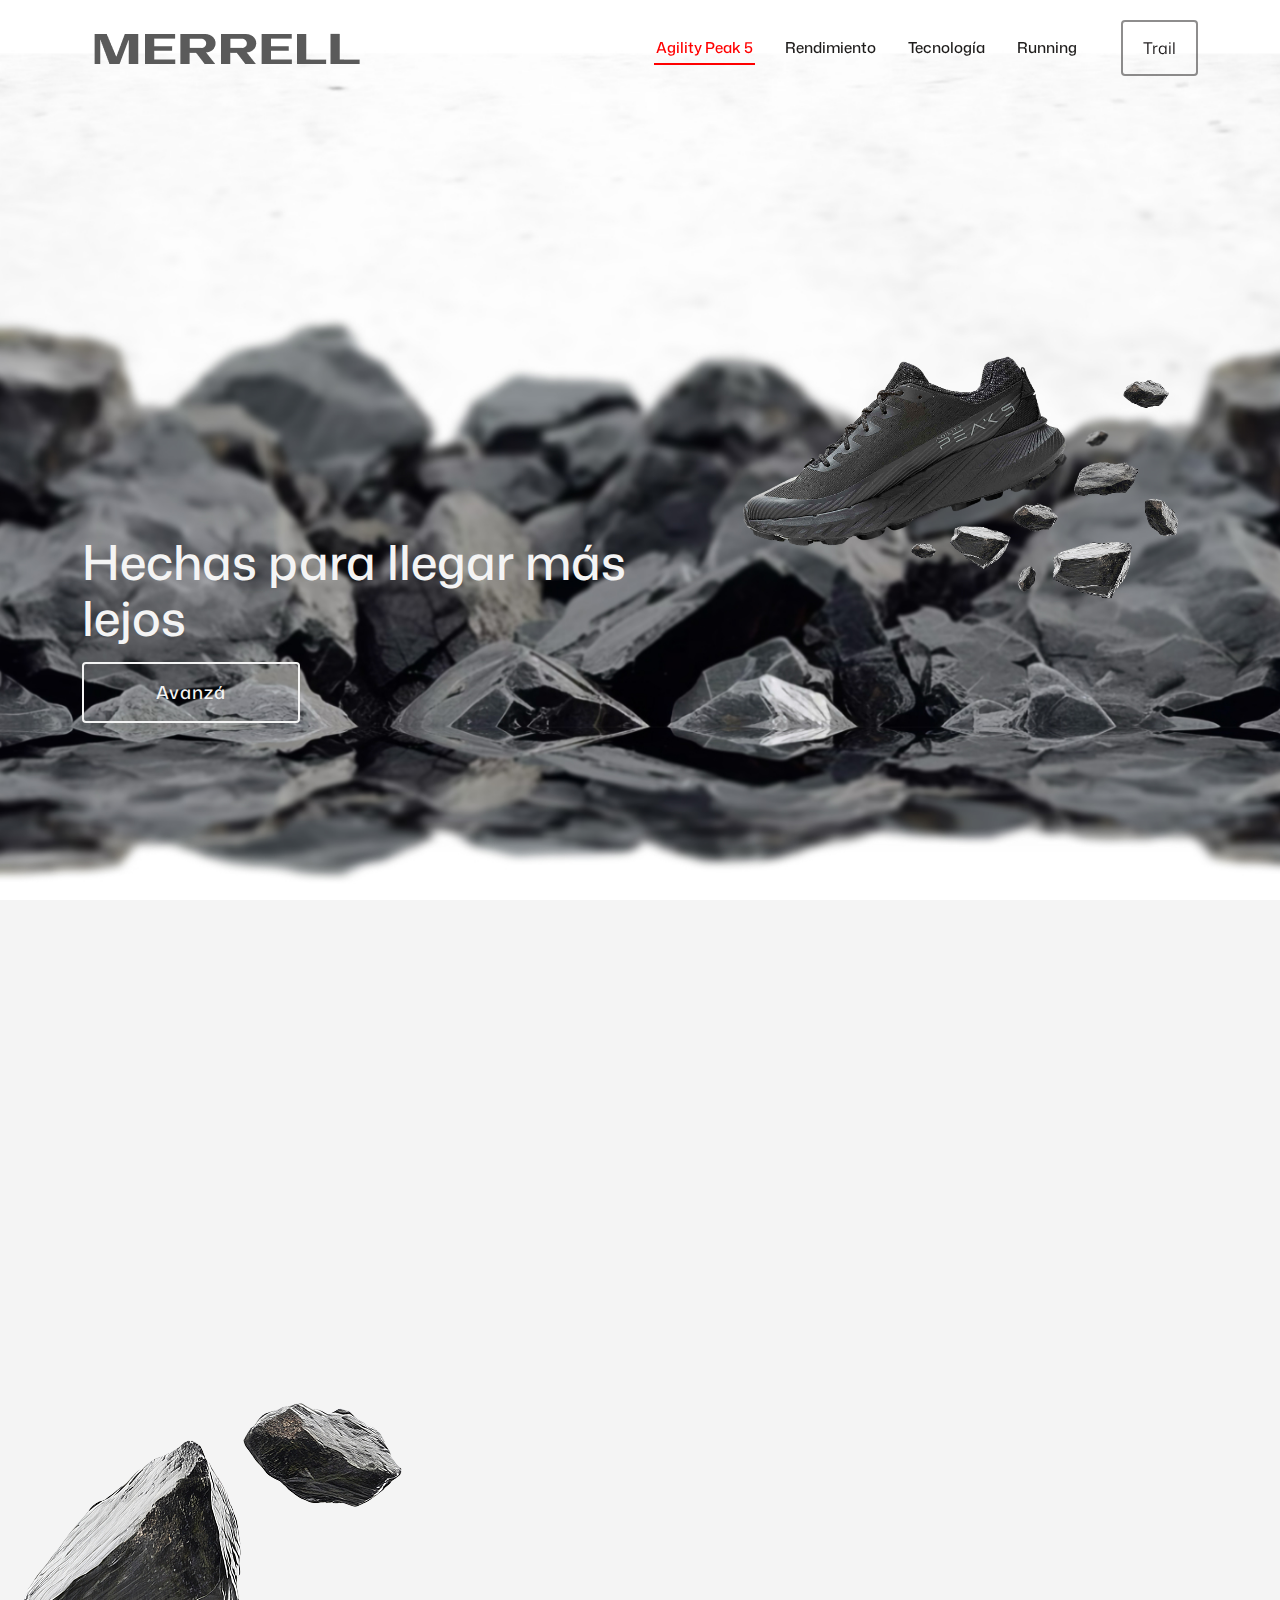
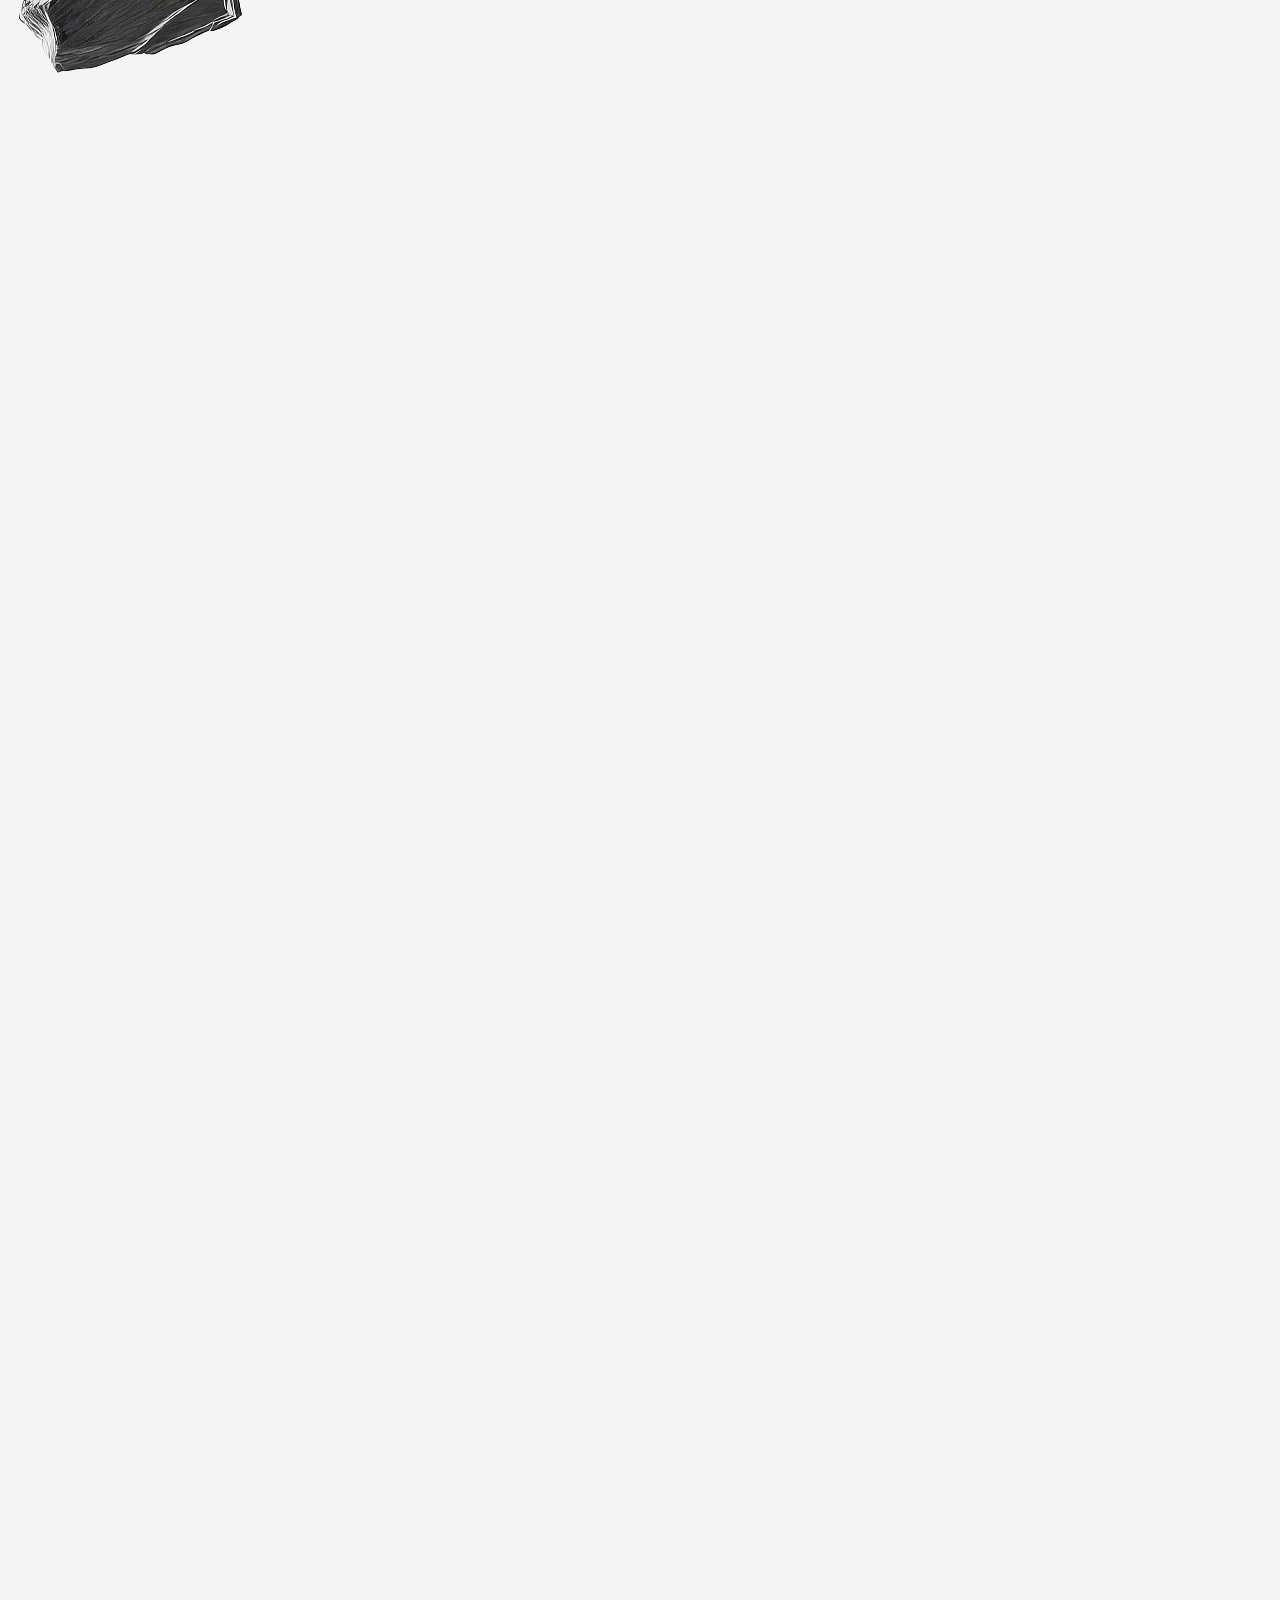
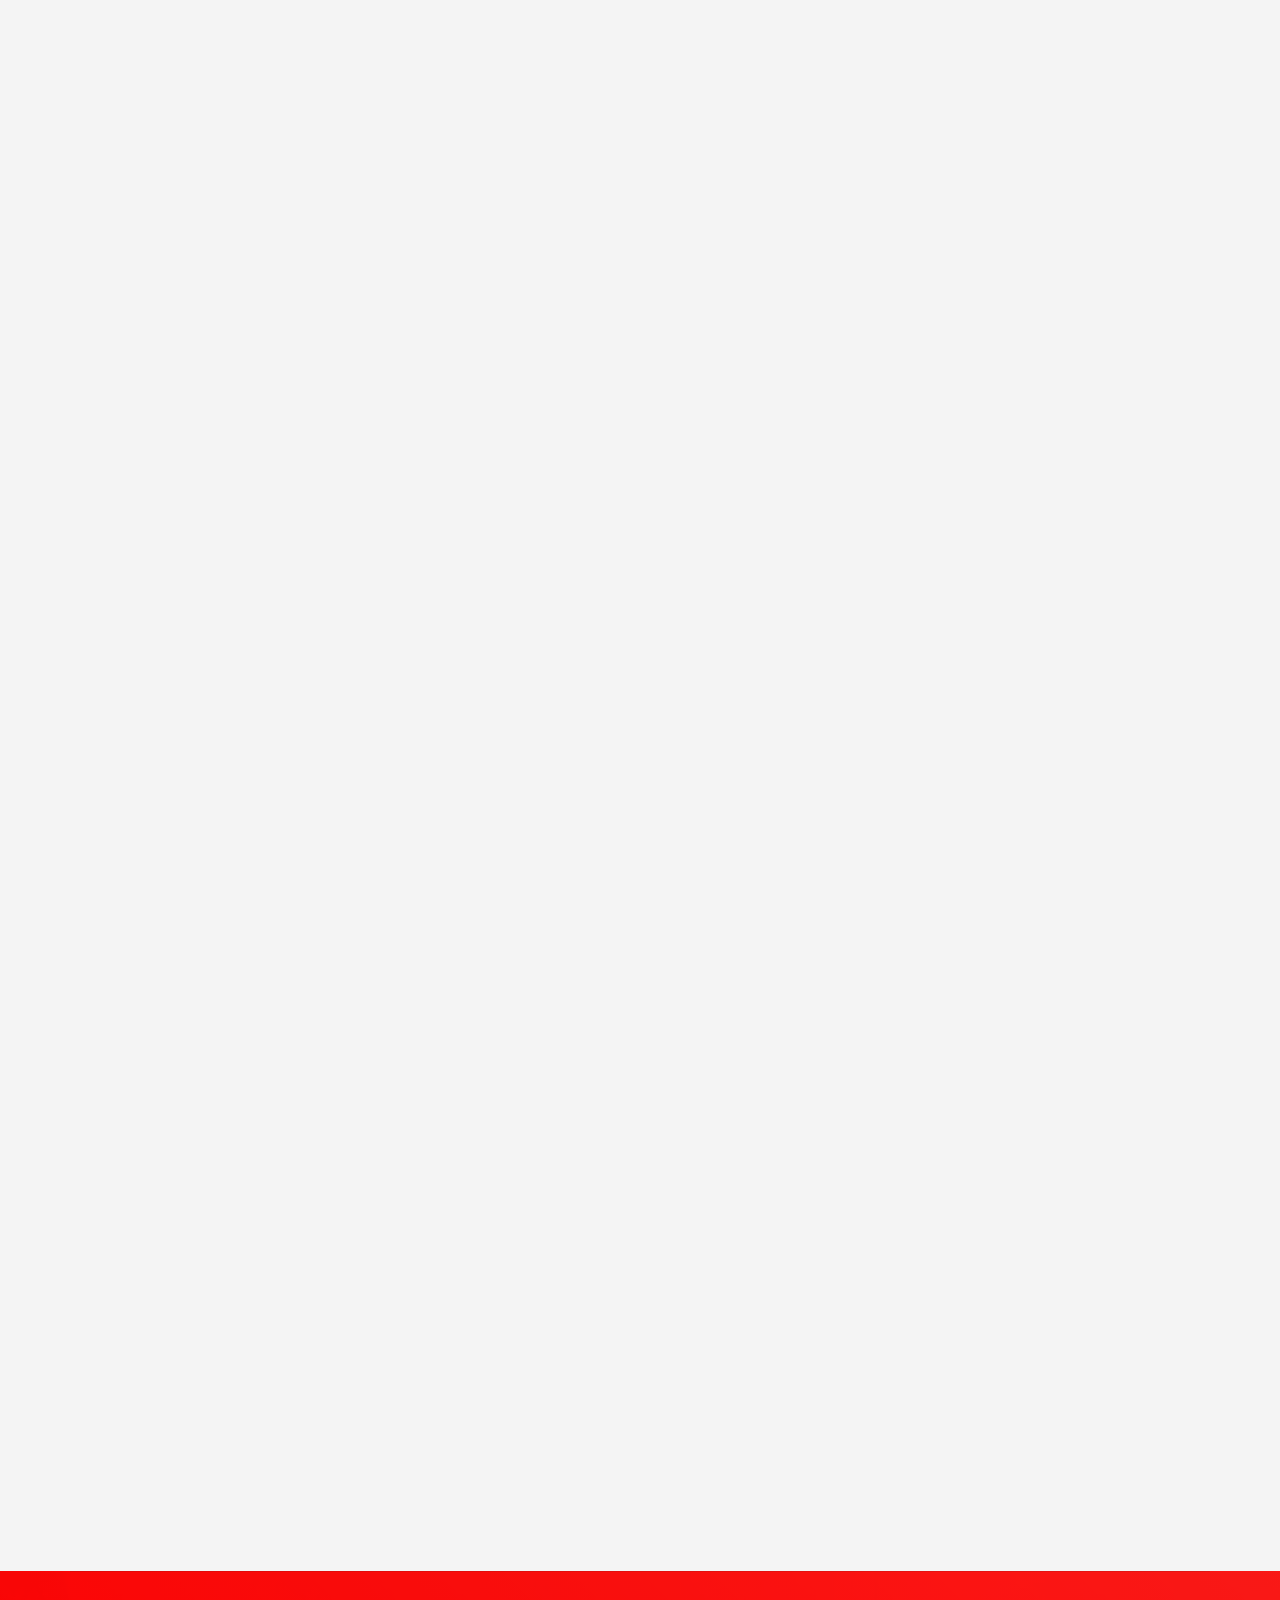
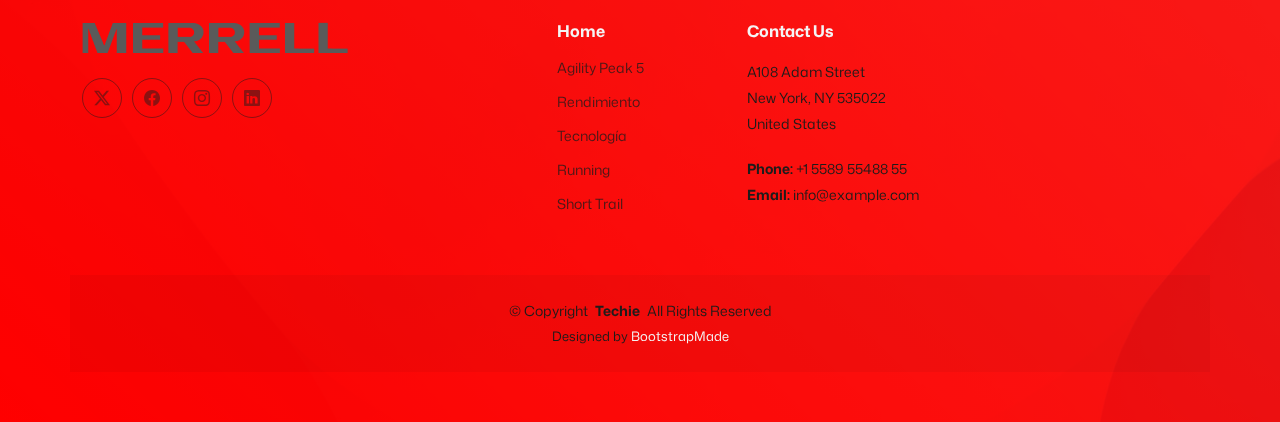
<file: index.html>
<!DOCTYPE html>
<html lang="en">

<head>
  <meta charset="utf-8">
  <meta content="width=device-width, initial-scale=1.0" name="viewport">
  <title>Index - Techie Bootstrap Template</title>
  <meta name="description" content="">
  <meta name="keywords" content="">

  <!-- Favicons -->
  <link href="assets/img/favic.png" rel="icon">
  <link href="assets/img/apple-touch-icon.png" rel="apple-touch-icon">

  <!-- Fonts -->
  <link href="https://fonts.googleapis.com" rel="preconnect">
  <link href="https://fonts.gstatic.com" rel="preconnect" crossorigin>
  <link href="https://fonts.googleapis.com/css2?family=Roboto:ital,wght@0,100;0,300;0,400;0,500;0,700;0,900;1,100;1,300;1,400;1,500;1,700;1,900&family=Raleway:ital,wght@0,100;0,200;0,300;0,400;0,500;0,600;0,700;0,800;0,900;1,100;1,200;1,300;1,400;1,500;1,600;1,700;1,800;1,900&display=swap" rel="stylesheet">
<link rel="preconnect" href="https://fonts.googleapis.com">
<link rel="preconnect" href="https://fonts.gstatic.com" crossorigin>
<link href="https://fonts.googleapis.com/css2?family=Alfa+Slab+One&family=Anton&family=Cantarell:ital,wght@0,400;0,700;1,400;1,700&family=Chivo:ital,wght@0,100..900;1,100..900&family=IBM+Plex+Serif:ital,wght@0,100;0,200;0,300;0,400;0,500;0,600;0,700;1,100;1,200;1,300;1,400;1,500;1,600;1,700&family=JetBrains+Mono:ital,wght@0,100..800;1,100..800&family=Lekton:ital,wght@0,400;0,700;1,400&family=Limelight&family=Mona+Sans:ital,wght@0,200..900;1,200..900&family=Notable&family=Orbitron:wght@400..900&family=Space+Grotesk:wght@300..700&family=Yellowtail&display=swap" rel="stylesheet">
  
  <!-- Vendor CSS Files -->
  <link href="assets/vendor/bootstrap/css/bootstrap.min.css" rel="stylesheet">
  <link href="assets/vendor/bootstrap-icons/bootstrap-icons.css" rel="stylesheet">
  <link href="assets/vendor/aos/aos.css" rel="stylesheet">
  <link href="assets/vendor/glightbox/css/glightbox.min.css" rel="stylesheet">
  <link href="assets/vendor/swiper/swiper-bundle.min.css" rel="stylesheet">

  <!-- Main CSS File -->
  <link href="assets/css/main.css" rel="stylesheet">

  <!-- =======================================================
  * Template Name: Techie
  * Template URL: https://bootstrapmade.com/techie-free-skin-bootstrap-3/
  * Updated: Aug 07 2024 with Bootstrap v5.3.3
  * Author: BootstrapMade.com
  * License: https://bootstrapmade.com/license/
  ======================================================== -->
</head>

<body class="index-page">

  <header id="header" class="header d-flex align-items-center fixed-top">
    <div class="container-fluid container-xl position-relative d-flex align-items-center">

      <a href="index.html" class="logo d-flex align-items-center me-auto">
        <!-- Uncomment the line below if you also wish to use an image logo -->
      </a>
      
  <div class="container d-flex align-items-center justify-content-between">
    <a href="index.html" class="logo">
      <img src="assets/img/logo-header.png" alt="Logo" class="img-fluid">
    </a>
          <nav id="navmenu" class="navmenu">
        <ul>
          <li><a href="#hero" class="active">Agility Peak 5</a></li>
          <li><a href="#about">Rendimiento</a></li>
          <li><a href="#pricing">Tecnología</a></li>
          <li><a href="#features">Running</a></li>
         
        </ul>
        <i class="mobile-nav-toggle d-xl-none bi bi-list"></i>
      </nav>
    <!-- Acá iría el navbar o menú si lo tenés -->
  </div>

      <a class="btn-getstarted" href="#contact">Trail</a>

    </div>
  </header>

  <main class="main">

    <!-- Hero Section -->
    <section id="hero" class="hero section accent-background">
  <div class="container">
    <div class="row gy-4">
      <div class="col-lg-6 order-2 order-lg-1 d-flex flex-column justify-content-center align-items-start text-center text-lg-start pt-5">
        <h1>Hechas para llegar más lejos</h1>
        <a href="#about" class="btn-get-started mt-3">Avanzá</a>
      </div>
      <div class="col-lg-6 order-1 order-lg-2 hero-img">
        <img src="assets/img/hero-img.png" class="img-fluid animated" alt="">
      </div>
    </div>
  </div>

    </section><!-- /Hero Section -->

    <!-- About Section -->
    <section id="about" class="about section">

      <div class="container">

        <div class="row gy-4.justify-content-between">

          <div class="col-lg-6 order-1 order-lg-2" data-aos="fade-up" data-aos-delay="100">
            <img src="assets/img/Sendero%20suela.png" class="img-fluid" alt="" >
            
          </div>

          <div class="col-lg-6 order-2 order-lg-1 content" data-aos="fade-up" data-aos-delay="200">
            <h3>La zapatilla que
te sigue el ritmo</h3>
            <p class="fst-italic">
            Diseñado para senderos con muchos obstáculos y escombros grandes, adaptada para cambios frecuentes de velocidad, dirección y verticalidad de la alta montaña.
            </p>
            <ul>
              <li><i class="bi bi-check-circle"></i> <span>FloatPro™: rebote cómodo, sin peso de más</span></li>
              <li><i class="bi bi-check-circle"></i> <span>Tacos de 5 mm: más tracción, menos resbalones</span></li>
              <li><i class="bi bi-check-circle"></i> <span>Placa anti-rocas: protege sin bloquear el terreno</span></li>
            </ul>
           
          </div>

        </div>

      </div>

    </section><!-- /About Section -->
    

    
      <!-- Stats Section -->
    <section id="stats" class="stats section accent-background">

      <div class="container position-relative" data-aos="fade-up" data-aos-delay="100">

        <div class="row gy-4 justify-content-center">

          <div class="col-lg-3 col-md-6">
            <div class="stats-item text-center w-100 h-100">
              <span data-purecounter-start="0" data-purecounter-end="300" data-purecounter-duration="1" class="purecounter"></span>
              <p>Peso</p>
            </div>
          </div><!-- End Stats Item -->


          <div class="col-lg-3 col-md-6">
            <div class="stats-item text-center w-100 h-100">
              <span data-purecounter-start="0" data-purecounter-end="50" data-purecounter-duration="1" class="purecounter"></span>
              <p>Reciclada</p>
            </div>
          </div><!-- End Stats Item -->

          <div class="col-lg-3 col-md-6">
            <div class="stats-item text-center w-100 h-100">
              <span data-purecounter-start="0" data-purecounter-end="31" data-purecounter-duration="1" class="purecounter"></span>
              <p>Altura</p>
            </div>
          </div><!-- End Stats Item -->

        </div>

      </div>

    </section><!-- /Stats Section -->
    

      
        <!-- Portfolio Section -->
    <section id="portfolio" class="portfolio section">

      <!-- Section Title -->
      <div class="container section-title" data-aos="fade-up">
        
       
      </div><!-- End Section Title -->

      <div class="container">

        <div class="isotope-layout" data-default-filter="*" data-layout="masonry" data-sort="original-order">

          <div class="row gy-4 isotope-container" data-aos="fade-up" data-aos-delay="200">

           <div class="col-lg-4 col-md-6 portfolio-item isotope-item filter-product">
  <div class="portfolio-content h-100">
    <video autoplay muted loop playsinline class="w-100">
      <source src="assets/img/portfolio/Video%20uso%203.webm" type="video/mp4">
      
    </video>
    <div class="portfolio-info">
      <h2><a href="portfolio-details.html" title="More Details">Protección</a></h2>
    </div>
  </div>

            </div><!-- End Portfolio Item -->

           <div class="col-lg-4 col-md-6 portfolio-item isotope-item filter-product">
  <div class="portfolio-content h-100">
    <video autoplay muted loop playsinline class="w-100">
      <source src="assets/img/portfolio/1%20video%20uso.webm" type="video/mp4">
      
    </video>
    <div class="portfolio-info">
      <h2><a href="portfolio-details.html" title="More Details">Tracción</a></h2>
    </div>
  </div>

            </div><!-- End Portfolio Item -->
            
                       <div class="col-lg-4 col-md-6 portfolio-item isotope-item filter-product">
  <div class="portfolio-content h-100">
    <video autoplay muted loop playsinline class="w-100">
      <source src="assets/img/portfolio/2%20video%20uso.webm" type="video/mp4">
      
    </video>
    <div class="portfolio-info">
      <h2><a href="portfolio-details.html" title="More Details">Sostenibilidad</a></h2>
    </div>
  </div>

            </div><!-- End Portfolio Item -->      

          </div><!-- End Portfolio Container -->

        </div>

      </div>

    </section><!-- /Portfolio Section -->

  
    <!-- Pricing Section -->
    <section id="pricing" class="pricing section">

      <!-- Section Title -->
      <div class="container section-title" data-aos="fade-up">
        <h2>Tecnología</h2>
        <p>Detalle de materiales, capas y sistema de amortiguación.</p>
      </div><!-- End Section Title -->

      <div class="container">

        <div class="row gy-4">

          <div class="col-lg-4" data-aos="zoom-in" data-aos-delay="100">
            <div class="pricing-item">
              <h3>Caracteristicas</h3>
            
              <ul>
                <li><i class="bi bi-check-circle"></i> <span>1 Malla traspirable</span></li>
                <li><span>El cuello y la lengüeta de malla/SBR proporcionan baja absorción de agua y mejores propiedades de elasticidad.</span></li>
               
                     <li><i class="bi bi-check-circle"></i> <span>3 Entresuela FloatPro™</span></li>
                <li><span>Entresuela flexible bielástica con tecnología FLEXconnect™ para un mejor contacto con el suelo.</span></li>
                
              </ul>
              
            </div>
          </div><!-- End Pricing Item -->

          <div class="col-lg-4" data-aos="zoom-in" data-aos-delay="200">
            <div class="pricing-item featured">
              <img src="assets/img/Dibujo%20tecnico%20comp.5.png" class="img-ajustada" alt="">
              
             
              <a href="#" class="buy-btn">Comparar modelos</a>
            </div>
          </div><!-- End Pricing Item -->

          <div class="col-lg-4" data-aos="zoom-in" data-aos-delay="300">
            <div class="pricing-item">
            
              <ul>
                <li><i class="bi bi-check-circle"></i> <span>2 Plantilla</span></li>
                <li><span>Plantilla de espuma EVA 50% recubierta, 100% reciclada de malla. </span></li>
              
                <li><i class="bi bi-check-circle"></i> <span>4 Suela Vibram®
MegaGrip®</span></li>
                <li><span>Preparada para el alto rendimiento proporcionando un excelente agarre en superficies secas y mojadas.</span></li>
                
              </ul>
              
            </div>
          </div><!-- End Pricing Item -->

        </div>

      </div>

    </section><!-- /Pricing Section -->
    
    
    <!-- Features Section -->
    <section id="features" class="features section">

      <!-- Section Title -->
      <div class="container section-title" data-aos="fade-up">
      
      </div><!-- End Section Title -->

      <div class="container">

        <div class="row gy-4 justify-content-between">
          <div class="features-image col-lg-5 order-lg-2 d-flex align-items-center" data-aos="fade-up" data-aos-delay="100"><img src="assets/img/rocas.png" class="img-fluid" alt=""></div>
          <div class="col-lg-6 d-flex flex-column justify-content-center">

            <div class="features-item d-flex" data-aos="fade-up" data-aos-delay="200">
              
              <div>
                <h2>Adentrate en la aventura del trail</h2>
                <p>Entre montañas, río, senderos y árboles. Las Agility Peak 5 te acompañan cada día en una nueva aventura y se bancan cada kilómetro.</p>
              </div>
            </div><!-- End Features Item-->

          </div>
        </div>

      </div>

    </section><!-- /Features Section -->


    <!-- Contact Section -->
    <section id="contact" class="contact section">

      <!-- Section Title -->
      <div class="container section-title" data-aos="fade-up">

      </div><!-- End Section Title -->

      <div class="container" data-aos="fade-up" data-aos-delay="100">

        <div class="row gy-4">

          <div class="col-lg-6">

            <div class="row gy-4">
                          <img src="assets/img/Trail.png"  class="img-trail-ajustada" alt=""> 
            


            </div>

          </div>

          <div class="col-lg-6">
            <h2>¿Listo para alcanzar la cumbre del Champaquí?</h2>
            <p>Merrell te acompaña en la aventura, bancándose cada kilómetro del Champa Ultra Race. 
Desafiá tus límites y sentí la fuerza
en el short trail. </p>
            <div> </div>
            <div> </div>
            <form action="forms/contact.php" method="post" class="php-email-form" data-aos="fade-up" data-aos-delay="100">
              <div class="row gy-4">

                <div class="col-md-6">
                  <input type="text" name="nombre" class="form-control" placeholder="Tu nombre" required="">
                </div>

                <div class="col-md-6 ">
                  <input type="email" class="form-control" name="email" placeholder="Tu mail" required="">
                </div>

               

                <div class="col-12 text-center">
                  <div class="loading">Cargando</div>
                  <div class="error-message"></div>
                  <div class="sent-message">Te anotaste correctamente!</div>

                  <button type="submit">Inscribite</button>
                </div>

              </div>
            </form>
          </div><!-- End Contact Form -->

        </div>

      </div>

    </section><!-- /Contact Section -->
    
        <!-- Faq Section -->
    <section id="faq" class="faq section">

      <!-- Section Title -->
      <div class="container section-title" data-aos="fade-up">
        <h2>Preguntas frecuentes</h2>
      </div><!-- End Section Title -->

      <div class="container">

        <div class="row justify-content-center">

          <div class="col-lg-10" data-aos="fade-up" data-aos-delay="100">

            <div class="faq-container">

              <div class="faq-item faq-active">
                <h3>¿Cuál es la diferencia con otros modelos Merrell?</h3>
                <div class="faq-content">
                  <p>El Agility Peak 5 equilibra amortiguación alta con estabilidad. Es más técnica que la Moab, y más enfocada en trail de desnivel que la Nova.</p>
                </div>
                <i class="faq-toggle bi bi-chevron-right"></i>
              </div><!-- End Faq item-->

              <div class="faq-item">
                <h3>¿Cuál es la diferencia entre la Agility Peak 5 normal y la versión Gore-Tex?</h3>
                <div class="faq-content">
                  <p>Dolor sit amet consectetur adipiscing elit pellentesque habitant morbi. Id interdum velit laoreet id donec ultrices. Fringilla phasellus faucibus scelerisque eleifend donec pretium. Est pellentesque elit ullamcorper dignissim. Mauris ultrices eros in cursus turpis massa tincidunt dui.</p>
                </div>
                <i class="faq-toggle bi bi-chevron-right"></i>
              </div><!-- End Faq item-->

              <div class="faq-item">
                <h3>¿Son recomendables para corredores pesados?</h3>
                <div class="faq-content">
                  <p>Eleifend mi in nulla posuere sollicitudin aliquam ultrices sagittis orci. Faucibus pulvinar elementum integer enim. Sem nulla pharetra diam sit amet nisl suscipit. Rutrum tellus pellentesque eu tincidunt. Lectus urna duis convallis convallis tellus. Urna molestie at elementum eu facilisis sed odio morbi quis</p>
                </div>
                <i class="faq-toggle bi bi-chevron-right"></i>
              </div><!-- End Faq item-->

              <div class="faq-item">
                <h3>¿Cómo las limpio después de un trail con barro?</h3>
                <div class="faq-content">
                  <p>Dolor sit amet consectetur adipiscing elit pellentesque habitant morbi. Id interdum velit laoreet id donec ultrices. Fringilla phasellus faucibus scelerisque eleifend donec pretium. Est pellentesque elit ullamcorper dignissim. Mauris ultrices eros in cursus turpis massa tincidunt dui.</p>
                </div>
                <i class="faq-toggle bi bi-chevron-right"></i>
              </div><!-- End Faq item-->

              <div class="faq-item">
                <h3> ¿Cómo elijo mi talla correcta?</h3>
                <div class="faq-content">
                  <p>Molestie a iaculis at erat pellentesque adipiscing commodo. Dignissim suspendisse in est ante in. Nunc vel risus commodo viverra maecenas accumsan. Sit amet nisl suscipit adipiscing bibendum est. Purus gravida quis blandit turpis cursus in</p>
                </div>
                <i class="faq-toggle bi bi-chevron-right"></i>
              </div><!-- End Faq item-->

              <div class="faq-item">
                <h3>¿Tienen garantía?</h3>
                <div class="faq-content">
                  <p>Enim ea facilis quaerat voluptas quidem et dolorem. Quis et consequatur non sed in suscipit sequi. Distinctio ipsam dolore et.</p>
                </div>
                <i class="faq-toggle bi bi-chevron-right"></i>
              </div><!-- End Faq item-->

            </div>

          </div><!-- End Faq Column-->

        </div>

      </div>

    </section><!-- /Faq Section -->



  </main>

  <footer id="footer" class="footer accent-background">

    <div class="container footer-top">
      <div class="row gy-4">
        <div class="col-lg-5 col-md-12 footer-about">
          <a href="index.html" class="logo d-flex align-items-center">
            <img src="assets/img/logo-header.png" </img> 
          </a>
          <div class="social-links d-flex mt-4">
            <a href=""><i class="bi bi-twitter-x"></i></a>
            <a href=""><i class="bi bi-facebook"></i></a>
            <a href=""><i class="bi bi-instagram"></i></a>
            <a href=""><i class="bi bi-linkedin"></i></a>
          </div>
        </div>

        <div class="col-lg-2 col-6 footer-links">
        <h4>Home</h4>
          <ul>
            <li><a href="#hero">Agility Peak 5</a></li>
            <li><a href="#about">Rendimiento</a></li>
            <li><a href="#pricing">Tecnología</a></li>
            <li><a href="#features">Running</a></li>
            <li><a href="#contact">Short Trail</a></li>
          </ul>
        </div>



        <div class="col-lg-3 col-md-12 footer-contact text-center text-md-start">
          <h4>Contact Us</h4>
          <p>A108 Adam Street</p>
          <p>New York, NY 535022</p>
          <p>United States</p>
          <p class="mt-4"><strong>Phone:</strong> <span>+1 5589 55488 55</span></p>
          <p><strong>Email:</strong> <span>info@example.com</span></p>
        </div>

      </div>
    </div>

    <div class="container copyright text-center mt-4">
      <p>© <span>Copyright</span> <strong class="px-1 sitename">Techie</strong> <span>All Rights Reserved</span></p>
      <div class="credits">
        <!-- All the links in the footer should remain intact. -->
        <!-- You can delete the links only if you've purchased the pro version. -->
        <!-- Licensing information: https://bootstrapmade.com/license/ -->
        <!-- Purchase the pro version with working PHP/AJAX contact form: [buy-url] -->
        Designed by <a href="https://bootstrapmade.com/">BootstrapMade</a>
      </div>
    </div>

  </footer>

  <!-- Scroll Top -->
  <a href="#" id="scroll-top" class="scroll-top d-flex align-items-center justify-content-center"><i class="bi bi-arrow-up-short"></i></a>

  <!-- Preloader -->
  <div id="preloader"></div>

  <!-- Vendor JS Files -->
  <script src="assets/vendor/bootstrap/js/bootstrap.bundle.min.js"></script>
  <script src="assets/vendor/php-email-form/validate.js"></script>
  <script src="assets/vendor/aos/aos.js"></script>
  <script src="assets/vendor/glightbox/js/glightbox.min.js"></script>
  <script src="assets/vendor/purecounter/purecounter_vanilla.js"></script>
  <script src="assets/vendor/swiper/swiper-bundle.min.js"></script>
  <script src="assets/vendor/imagesloaded/imagesloaded.pkgd.min.js"></script>
  <script src="assets/vendor/isotope-layout/isotope.pkgd.min.js"></script>

  <!-- Main JS File -->
  <script src="assets/js/main.js"></script>

</body>

</html>
</file>
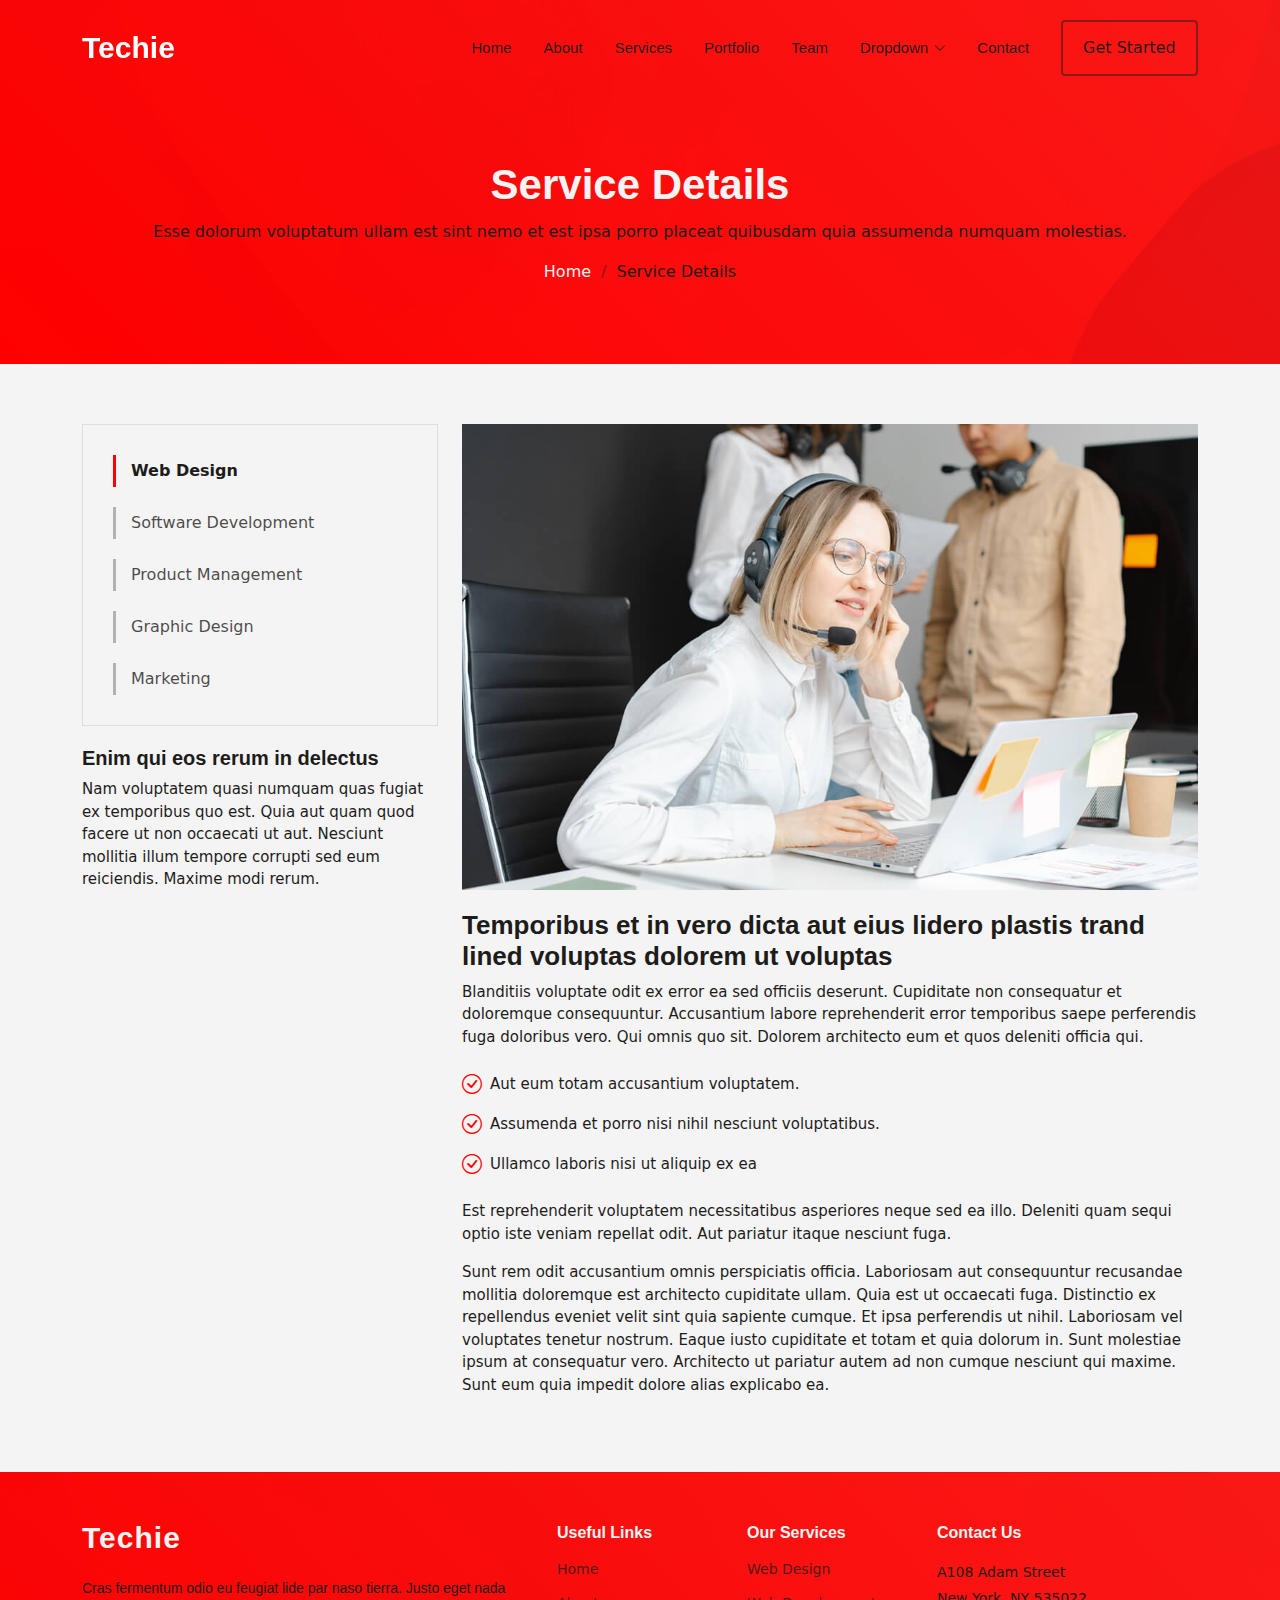
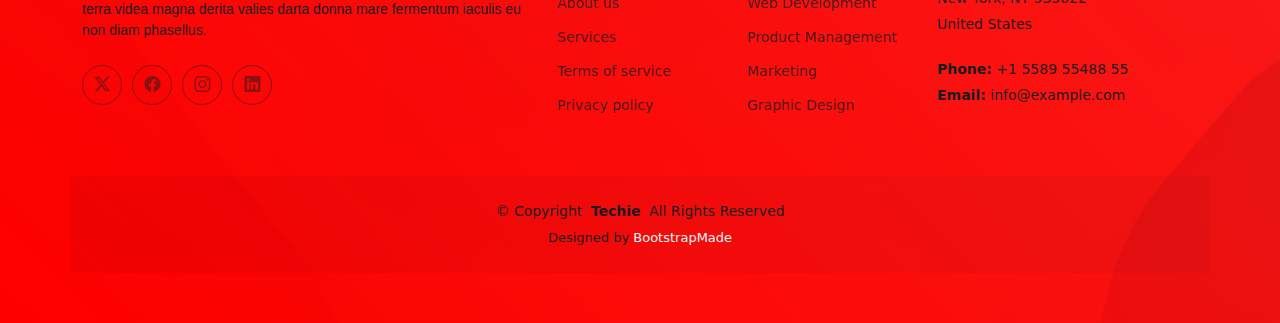
<file: service-details.html>
<!DOCTYPE html>
<html lang="en">

<head>
  <meta charset="utf-8">
  <meta content="width=device-width, initial-scale=1.0" name="viewport">
  <title>Service Details - Techie Bootstrap Template</title>
  <meta name="description" content="">
  <meta name="keywords" content="">

  <!-- Favicons -->
  <link href="assets/img/favicon.png" rel="icon">
  <link href="assets/img/apple-touch-icon.png" rel="apple-touch-icon">

  <!-- Fonts -->
  <link href="https://fonts.googleapis.com" rel="preconnect">
  <link href="https://fonts.gstatic.com" rel="preconnect" crossorigin>
  <link href="https://fonts.googleapis.com/css2?family=Roboto:ital,wght@0,100;0,300;0,400;0,500;0,700;0,900;1,100;1,300;1,400;1,500;1,700;1,900&family=Raleway:ital,wght@0,100;0,200;0,300;0,400;0,500;0,600;0,700;0,800;0,900;1,100;1,200;1,300;1,400;1,500;1,600;1,700;1,800;1,900&display=swap" rel="stylesheet">

  <!-- Vendor CSS Files -->
  <link href="assets/vendor/bootstrap/css/bootstrap.min.css" rel="stylesheet">
  <link href="assets/vendor/bootstrap-icons/bootstrap-icons.css" rel="stylesheet">
  <link href="assets/vendor/aos/aos.css" rel="stylesheet">
  <link href="assets/vendor/glightbox/css/glightbox.min.css" rel="stylesheet">
  <link href="assets/vendor/swiper/swiper-bundle.min.css" rel="stylesheet">

  <!-- Main CSS File -->
  <link href="assets/css/main.css" rel="stylesheet">

  <!-- =======================================================
  * Template Name: Techie
  * Template URL: https://bootstrapmade.com/techie-free-skin-bootstrap-3/
  * Updated: Aug 07 2024 with Bootstrap v5.3.3
  * Author: BootstrapMade.com
  * License: https://bootstrapmade.com/license/
  ======================================================== -->
</head>

<body class="service-details-page">

  <header id="header" class="header d-flex align-items-center fixed-top">
    <div class="container-fluid container-xl position-relative d-flex align-items-center">

      <a href="index.html" class="logo d-flex align-items-center me-auto">
        <!-- Uncomment the line below if you also wish to use an image logo -->
        <!-- <img src="assets/img/logo.png" alt=""> -->
        <h1 class="sitename">Techie</h1>
      </a>

      <nav id="navmenu" class="navmenu">
        <ul>
          <li><a href="#hero">Home</a></li>
          <li><a href="#about">About</a></li>
          <li><a href="#services">Services</a></li>
          <li><a href="#portfolio">Portfolio</a></li>
          <li><a href="#team">Team</a></li>
          <li class="dropdown"><a href="#"><span>Dropdown</span> <i class="bi bi-chevron-down toggle-dropdown"></i></a>
            <ul>
              <li><a href="#">Dropdown 1</a></li>
              <li class="dropdown"><a href="#"><span>Deep Dropdown</span> <i class="bi bi-chevron-down toggle-dropdown"></i></a>
                <ul>
                  <li><a href="#">Deep Dropdown 1</a></li>
                  <li><a href="#">Deep Dropdown 2</a></li>
                  <li><a href="#">Deep Dropdown 3</a></li>
                  <li><a href="#">Deep Dropdown 4</a></li>
                  <li><a href="#">Deep Dropdown 5</a></li>
                </ul>
              </li>
              <li><a href="#">Dropdown 2</a></li>
              <li><a href="#">Dropdown 3</a></li>
              <li><a href="#">Dropdown 4</a></li>
            </ul>
          </li>
          <li><a href="#contact">Contact</a></li>
        </ul>
        <i class="mobile-nav-toggle d-xl-none bi bi-list"></i>
      </nav>

      <a class="btn-getstarted" href="#about">Get Started</a>

    </div>
  </header>

  <main class="main">

    <!-- Page Title -->
    <div class="page-title accent-background">
      <div class="container position-relative">
        <h1>Service Details</h1>
        <p>Esse dolorum voluptatum ullam est sint nemo et est ipsa porro placeat quibusdam quia assumenda numquam molestias.</p>
        <nav class="breadcrumbs">
          <ol>
            <li><a href="index.html">Home</a></li>
            <li class="current">Service Details</li>
          </ol>
        </nav>
      </div>
    </div><!-- End Page Title -->

    <!-- Service Details Section -->
    <section id="service-details" class="service-details section">

      <div class="container">

        <div class="row gy-4">

          <div class="col-lg-4" data-aos="fade-up" data-aos-delay="100">
            <div class="services-list">
              <a href="#" class="active">Web Design</a>
              <a href="#">Software Development</a>
              <a href="#">Product Management</a>
              <a href="#">Graphic Design</a>
              <a href="#">Marketing</a>
            </div>

            <h4>Enim qui eos rerum in delectus</h4>
            <p>Nam voluptatem quasi numquam quas fugiat ex temporibus quo est. Quia aut quam quod facere ut non occaecati ut aut. Nesciunt mollitia illum tempore corrupti sed eum reiciendis. Maxime modi rerum.</p>
          </div>

          <div class="col-lg-8" data-aos="fade-up" data-aos-delay="200">
            <img src="assets/img/services.jpg" alt="" class="img-fluid services-img">
            <h3>Temporibus et in vero dicta aut eius lidero plastis trand lined voluptas dolorem ut voluptas</h3>
            <p>
              Blanditiis voluptate odit ex error ea sed officiis deserunt. Cupiditate non consequatur et doloremque consequuntur. Accusantium labore reprehenderit error temporibus saepe perferendis fuga doloribus vero. Qui omnis quo sit. Dolorem architecto eum et quos deleniti officia qui.
            </p>
            <ul>
              <li><i class="bi bi-check-circle"></i> <span>Aut eum totam accusantium voluptatem.</span></li>
              <li><i class="bi bi-check-circle"></i> <span>Assumenda et porro nisi nihil nesciunt voluptatibus.</span></li>
              <li><i class="bi bi-check-circle"></i> <span>Ullamco laboris nisi ut aliquip ex ea</span></li>
            </ul>
            <p>
              Est reprehenderit voluptatem necessitatibus asperiores neque sed ea illo. Deleniti quam sequi optio iste veniam repellat odit. Aut pariatur itaque nesciunt fuga.
            </p>
            <p>
              Sunt rem odit accusantium omnis perspiciatis officia. Laboriosam aut consequuntur recusandae mollitia doloremque est architecto cupiditate ullam. Quia est ut occaecati fuga. Distinctio ex repellendus eveniet velit sint quia sapiente cumque. Et ipsa perferendis ut nihil. Laboriosam vel voluptates tenetur nostrum. Eaque iusto cupiditate et totam et quia dolorum in. Sunt molestiae ipsum at consequatur vero. Architecto ut pariatur autem ad non cumque nesciunt qui maxime. Sunt eum quia impedit dolore alias explicabo ea.
            </p>
          </div>

        </div>

      </div>

    </section><!-- /Service Details Section -->

  </main>

  <footer id="footer" class="footer accent-background">

    <div class="container footer-top">
      <div class="row gy-4">
        <div class="col-lg-5 col-md-12 footer-about">
          <a href="index.html" class="logo d-flex align-items-center">
            <span class="sitename">Techie</span>
          </a>
          <p>Cras fermentum odio eu feugiat lide par naso tierra. Justo eget nada terra videa magna derita valies darta donna mare fermentum iaculis eu non diam phasellus.</p>
          <div class="social-links d-flex mt-4">
            <a href=""><i class="bi bi-twitter-x"></i></a>
            <a href=""><i class="bi bi-facebook"></i></a>
            <a href=""><i class="bi bi-instagram"></i></a>
            <a href=""><i class="bi bi-linkedin"></i></a>
          </div>
        </div>

        <div class="col-lg-2 col-6 footer-links">
          <h4>Useful Links</h4>
          <ul>
            <li><a href="#">Home</a></li>
            <li><a href="#">About us</a></li>
            <li><a href="#">Services</a></li>
            <li><a href="#">Terms of service</a></li>
            <li><a href="#">Privacy policy</a></li>
          </ul>
        </div>

        <div class="col-lg-2 col-6 footer-links">
          <h4>Our Services</h4>
          <ul>
            <li><a href="#">Web Design</a></li>
            <li><a href="#">Web Development</a></li>
            <li><a href="#">Product Management</a></li>
            <li><a href="#">Marketing</a></li>
            <li><a href="#">Graphic Design</a></li>
          </ul>
        </div>

        <div class="col-lg-3 col-md-12 footer-contact text-center text-md-start">
          <h4>Contact Us</h4>
          <p>A108 Adam Street</p>
          <p>New York, NY 535022</p>
          <p>United States</p>
          <p class="mt-4"><strong>Phone:</strong> <span>+1 5589 55488 55</span></p>
          <p><strong>Email:</strong> <span>info@example.com</span></p>
        </div>

      </div>
    </div>

    <div class="container copyright text-center mt-4">
      <p>© <span>Copyright</span> <strong class="px-1 sitename">Techie</strong> <span>All Rights Reserved</span></p>
      <div class="credits">
        <!-- All the links in the footer should remain intact. -->
        <!-- You can delete the links only if you've purchased the pro version. -->
        <!-- Licensing information: https://bootstrapmade.com/license/ -->
        <!-- Purchase the pro version with working PHP/AJAX contact form: [buy-url] -->
        Designed by <a href="https://bootstrapmade.com/">BootstrapMade</a>
      </div>
    </div>

  </footer>

  <!-- Scroll Top -->
  <a href="#" id="scroll-top" class="scroll-top d-flex align-items-center justify-content-center"><i class="bi bi-arrow-up-short"></i></a>

  <!-- Preloader -->
  <div id="preloader"></div>

  <!-- Vendor JS Files -->
  <script src="assets/vendor/bootstrap/js/bootstrap.bundle.min.js"></script>
  <script src="assets/vendor/php-email-form/validate.js"></script>
  <script src="assets/vendor/aos/aos.js"></script>
  <script src="assets/vendor/glightbox/js/glightbox.min.js"></script>
  <script src="assets/vendor/purecounter/purecounter_vanilla.js"></script>
  <script src="assets/vendor/swiper/swiper-bundle.min.js"></script>
  <script src="assets/vendor/imagesloaded/imagesloaded.pkgd.min.js"></script>
  <script src="assets/vendor/isotope-layout/isotope.pkgd.min.js"></script>

  <!-- Main JS File -->
  <script src="assets/js/main.js"></script>

</body>

</html>
</file>
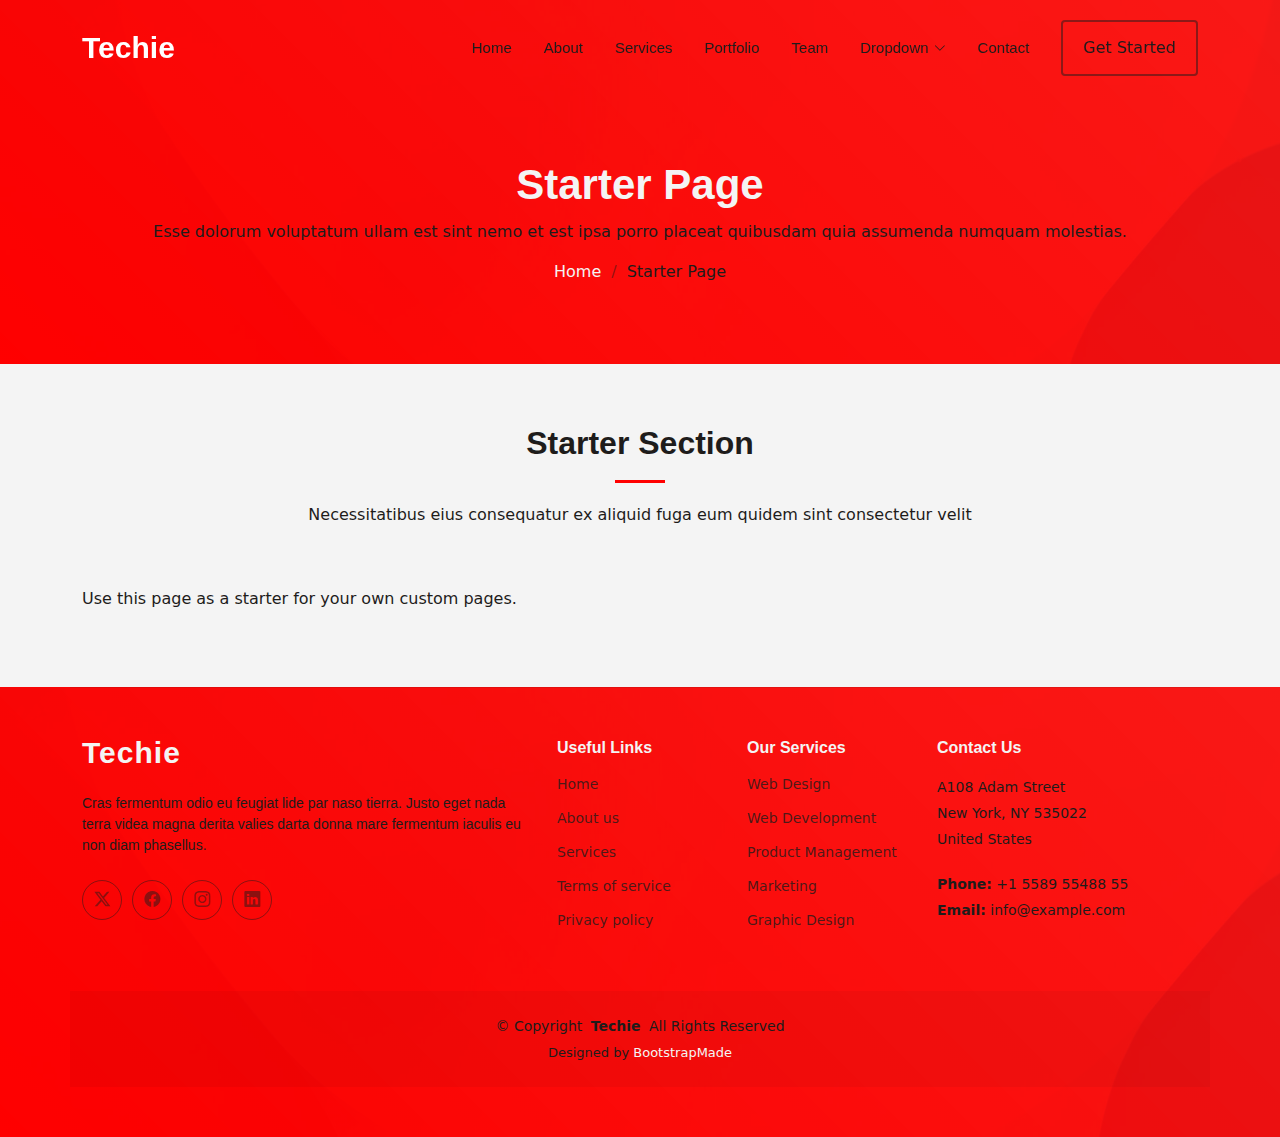
<file: starter-page.html>
<!DOCTYPE html>
<html lang="en">

<head>
  <meta charset="utf-8">
  <meta content="width=device-width, initial-scale=1.0" name="viewport">
  <title>Starter Page - Techie Bootstrap Template</title>
  <meta name="description" content="">
  <meta name="keywords" content="">

  <!-- Favicons -->
  <link href="assets/img/favicon.png" rel="icon">
  <link href="assets/img/apple-touch-icon.png" rel="apple-touch-icon">

  <!-- Fonts -->
  <link href="https://fonts.googleapis.com" rel="preconnect">
  <link href="https://fonts.gstatic.com" rel="preconnect" crossorigin>
  <link href="https://fonts.googleapis.com/css2?family=Roboto:ital,wght@0,100;0,300;0,400;0,500;0,700;0,900;1,100;1,300;1,400;1,500;1,700;1,900&family=Raleway:ital,wght@0,100;0,200;0,300;0,400;0,500;0,600;0,700;0,800;0,900;1,100;1,200;1,300;1,400;1,500;1,600;1,700;1,800;1,900&display=swap" rel="stylesheet">

  <!-- Vendor CSS Files -->
  <link href="assets/vendor/bootstrap/css/bootstrap.min.css" rel="stylesheet">
  <link href="assets/vendor/bootstrap-icons/bootstrap-icons.css" rel="stylesheet">
  <link href="assets/vendor/aos/aos.css" rel="stylesheet">
  <link href="assets/vendor/glightbox/css/glightbox.min.css" rel="stylesheet">
  <link href="assets/vendor/swiper/swiper-bundle.min.css" rel="stylesheet">

  <!-- Main CSS File -->
  <link href="assets/css/main.css" rel="stylesheet">

  <!-- =======================================================
  * Template Name: Techie
  * Template URL: https://bootstrapmade.com/techie-free-skin-bootstrap-3/
  * Updated: Aug 07 2024 with Bootstrap v5.3.3
  * Author: BootstrapMade.com
  * License: https://bootstrapmade.com/license/
  ======================================================== -->
</head>

<body class="starter-page-page">

  <header id="header" class="header d-flex align-items-center fixed-top">
    <div class="container-fluid container-xl position-relative d-flex align-items-center">

      <a href="index.html" class="logo d-flex align-items-center me-auto">
        <!-- Uncomment the line below if you also wish to use an image logo -->
        <!-- <img src="assets/img/logo.png" alt=""> -->
        <h1 class="sitename">Techie</h1>
      </a>

      <nav id="navmenu" class="navmenu">
        <ul>
          <li><a href="#hero">Home</a></li>
          <li><a href="#about">About</a></li>
          <li><a href="#services">Services</a></li>
          <li><a href="#portfolio">Portfolio</a></li>
          <li><a href="#team">Team</a></li>
          <li class="dropdown"><a href="#"><span>Dropdown</span> <i class="bi bi-chevron-down toggle-dropdown"></i></a>
            <ul>
              <li><a href="#">Dropdown 1</a></li>
              <li class="dropdown"><a href="#"><span>Deep Dropdown</span> <i class="bi bi-chevron-down toggle-dropdown"></i></a>
                <ul>
                  <li><a href="#">Deep Dropdown 1</a></li>
                  <li><a href="#">Deep Dropdown 2</a></li>
                  <li><a href="#">Deep Dropdown 3</a></li>
                  <li><a href="#">Deep Dropdown 4</a></li>
                  <li><a href="#">Deep Dropdown 5</a></li>
                </ul>
              </li>
              <li><a href="#">Dropdown 2</a></li>
              <li><a href="#">Dropdown 3</a></li>
              <li><a href="#">Dropdown 4</a></li>
            </ul>
          </li>
          <li><a href="#contact">Contact</a></li>
        </ul>
        <i class="mobile-nav-toggle d-xl-none bi bi-list"></i>
      </nav>

      <a class="btn-getstarted" href="#about">Get Started</a>

    </div>
  </header>

  <main class="main">

    <!-- Page Title -->
    <div class="page-title accent-background">
      <div class="container position-relative">
        <h1>Starter Page</h1>
        <p>Esse dolorum voluptatum ullam est sint nemo et est ipsa porro placeat quibusdam quia assumenda numquam molestias.</p>
        <nav class="breadcrumbs">
          <ol>
            <li><a href="index.html">Home</a></li>
            <li class="current">Starter Page</li>
          </ol>
        </nav>
      </div>
    </div><!-- End Page Title -->

    <!-- Starter Section Section -->
    <section id="starter-section" class="starter-section section">

      <!-- Section Title -->
      <div class="container section-title" data-aos="fade-up">
        <h2>Starter Section</h2>
        <p>Necessitatibus eius consequatur ex aliquid fuga eum quidem sint consectetur velit</p>
      </div><!-- End Section Title -->

      <div class="container" data-aos="fade-up">
        <p>Use this page as a starter for your own custom pages.</p>
      </div>

    </section><!-- /Starter Section Section -->

  </main>

  <footer id="footer" class="footer accent-background">

    <div class="container footer-top">
      <div class="row gy-4">
        <div class="col-lg-5 col-md-12 footer-about">
          <a href="index.html" class="logo d-flex align-items-center">
            <span class="sitename">Techie</span>
          </a>
          <p>Cras fermentum odio eu feugiat lide par naso tierra. Justo eget nada terra videa magna derita valies darta donna mare fermentum iaculis eu non diam phasellus.</p>
          <div class="social-links d-flex mt-4">
            <a href=""><i class="bi bi-twitter-x"></i></a>
            <a href=""><i class="bi bi-facebook"></i></a>
            <a href=""><i class="bi bi-instagram"></i></a>
            <a href=""><i class="bi bi-linkedin"></i></a>
          </div>
        </div>

        <div class="col-lg-2 col-6 footer-links">
          <h4>Useful Links</h4>
          <ul>
            <li><a href="#">Home</a></li>
            <li><a href="#">About us</a></li>
            <li><a href="#">Services</a></li>
            <li><a href="#">Terms of service</a></li>
            <li><a href="#">Privacy policy</a></li>
          </ul>
        </div>

        <div class="col-lg-2 col-6 footer-links">
          <h4>Our Services</h4>
          <ul>
            <li><a href="#">Web Design</a></li>
            <li><a href="#">Web Development</a></li>
            <li><a href="#">Product Management</a></li>
            <li><a href="#">Marketing</a></li>
            <li><a href="#">Graphic Design</a></li>
          </ul>
        </div>

        <div class="col-lg-3 col-md-12 footer-contact text-center text-md-start">
          <h4>Contact Us</h4>
          <p>A108 Adam Street</p>
          <p>New York, NY 535022</p>
          <p>United States</p>
          <p class="mt-4"><strong>Phone:</strong> <span>+1 5589 55488 55</span></p>
          <p><strong>Email:</strong> <span>info@example.com</span></p>
        </div>

      </div>
    </div>

    <div class="container copyright text-center mt-4">
      <p>© <span>Copyright</span> <strong class="px-1 sitename">Techie</strong> <span>All Rights Reserved</span></p>
      <div class="credits">
        <!-- All the links in the footer should remain intact. -->
        <!-- You can delete the links only if you've purchased the pro version. -->
        <!-- Licensing information: https://bootstrapmade.com/license/ -->
        <!-- Purchase the pro version with working PHP/AJAX contact form: [buy-url] -->
        Designed by <a href="https://bootstrapmade.com/">BootstrapMade</a>
      </div>
    </div>

  </footer>

  <!-- Scroll Top -->
  <a href="#" id="scroll-top" class="scroll-top d-flex align-items-center justify-content-center"><i class="bi bi-arrow-up-short"></i></a>

  <!-- Preloader -->
  <div id="preloader"></div>

  <!-- Vendor JS Files -->
  <script src="assets/vendor/bootstrap/js/bootstrap.bundle.min.js"></script>
  <script src="assets/vendor/php-email-form/validate.js"></script>
  <script src="assets/vendor/aos/aos.js"></script>
  <script src="assets/vendor/glightbox/js/glightbox.min.js"></script>
  <script src="assets/vendor/purecounter/purecounter_vanilla.js"></script>
  <script src="assets/vendor/swiper/swiper-bundle.min.js"></script>
  <script src="assets/vendor/imagesloaded/imagesloaded.pkgd.min.js"></script>
  <script src="assets/vendor/isotope-layout/isotope.pkgd.min.js"></script>

  <!-- Main JS File -->
  <script src="assets/js/main.js"></script>

</body>

</html>
</file>
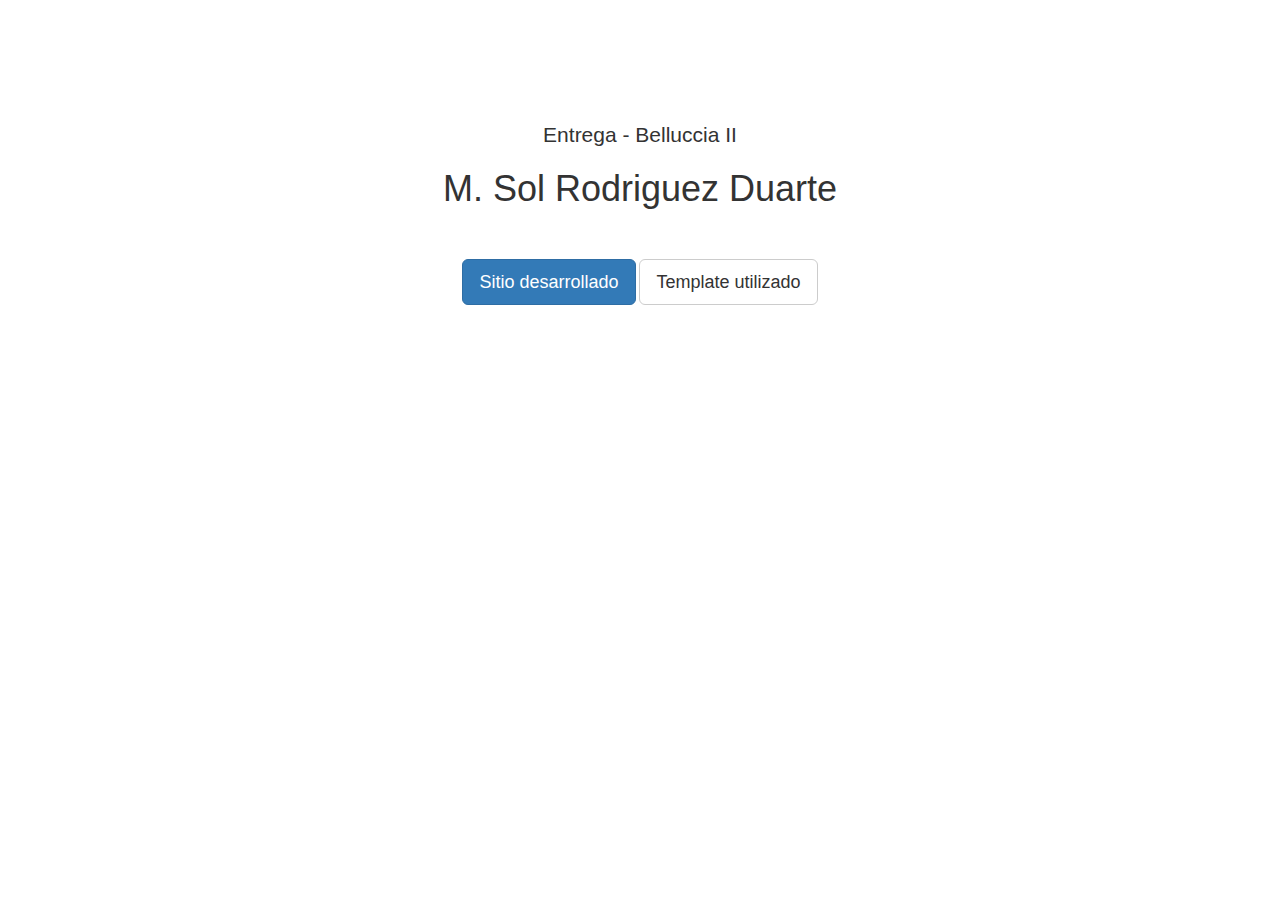
<file: entrega.html/entrega.html>
<!DOCTYPE html>
<html lang="es">

<head>

    <meta charset="utf-8">
    <meta http-equiv="X-UA-Compatible" content="IE=edge">
    <meta name="viewport" content="width=device-width, initial-scale=1">
    <meta name="description" content="">
    <meta name="author" content="">

    <title>Entrega Web de Producto - Belluccia II</title>

    <!-- Bootstrap Core CSS -->
    <link rel="stylesheet" href="https://maxcdn.bootstrapcdn.com/bootstrap/3.3.7/css/bootstrap.min.css" integrity="sha384-BVYiiSIFeK1dGmJRAkycuHAHRg32OmUcww7on3RYdg4Va+PmSTsz/K68vbdEjh4u" crossorigin="anonymous">


    <!-- HTML5 Shim and Respond.js IE8 support of HTML5 elements and media queries -->
    <!-- WARNING: Respond.js doesn't work if you view the page via file:// -->
    <!--[if lt IE 9]>
        <script src="https://oss.maxcdn.com/libs/html5shiv/3.7.0/html5shiv.js"></script>
        <script src="https://oss.maxcdn.com/libs/respond.js/1.4.2/respond.min.js"></script>
    <![endif]-->

</head>

<body>


    <!-- Page Content -->
  <!-- Page Content -->
<div class="container">
  <div class="row">
    <div class="col-lg-12 text-center" style="margin-top:100px">
      <h2 class="lead">Entrega - Belluccia II</h2>
      <h1>M. Sol Rodriguez Duarte</h1>
      <p style="margin-top:50px">
        <a class="btn btn-primary btn-lg" href="https://solana-rodriguez.github.io/preentrega-agilitypeak5/">Sitio desarrollado</a>
        <a class="btn btn-default btn-lg" href="https://builder.bootstrapmade.com/demo/Techie/">Template utilizado</a>
      </p>
    </div>
  </div>
</div>

        <!-- /.row -->
    
    <!-- /.container -->

    <!-- jQuery Version 1.11.1 -->
    <script src="https://ajax.googleapis.com/ajax/libs/jquery/1.12.4/jquery.min.js"></script>

    <!-- Bootstrap Core JavaScript -->
    <script src="https://maxcdn.bootstrapcdn.com/bootstrap/3.3.7/js/bootstrap.min.js" integrity="sha384-Tc5IQib027qvyjSMfHjOMaLkfuWVxZxUPnCJA7l2mCWNIpG9mGCD8wGNIcPD7Txa" crossorigin="anonymous"></script>


</body>

</html>
</file>
<file: assets/css/main.css>
/**
* Template Name: Techie
* Template URL: https://bootstrapmade.com/techie-free-skin-bootstrap-3/
* Updated: Aug 07 2024 with Bootstrap v5.3.3
* Author: BootstrapMade.com
* License: https://bootstrapmade.com/license/
*/

/*--------------------------------------------------------------
# Font & Color Variables
# Help: https://bootstrapmade.com/color-system/
--------------------------------------------------------------*/
/* Fonts */
:root {
  --default-font: "Mona Sans",  system-ui, -apple-system, "Segoe UI", Roboto, "Helvetica Neue", Arial, "Noto Sans", "Liberation Sans", sans-serif, "Apple Color Emoji", "Segoe UI Emoji", "Segoe UI Symbol", "Noto Color Emoji";
  --heading-font: "Mona Sans",  sans-serif;
  --nav-font: "Mona Sans",  sans-serif;
}

/* Global Colors - The following color variables are used throughout the website. Updating them here will change the color scheme of the entire website */
:root { 
  --background-color: #f4f4f4; /* Background color for the entire website, including individual sections */
  --default-color: #1E1C1B; /* Default color used for the majority of the text content across the entire website */
  --heading-color: #1E1C1B; /* Color for headings, subheadings and title throughout the website */
  --accent-color: #FF0000; /* Accent color that represents your brand on the website. It's used for buttons, links, and other elements that need to stand out */
  --surface-color: #f4f4f4; /* The surface color is used as a background of boxed elements within sections, such as cards, icon boxes, or other elements that require a visual separation from the global background. */
  --contrast-color: #1e1b1c; /* Contrast color for text, ensuring readability against backgrounds of accent, heading, or default colors. */
}

/* Nav Menu Colors - The following color variables are used specifically for the navigation menu. They are separate from the global colors to allow for more customization options */
:root {
  --nav-color: #1E1C1B;  /* The default color of the main navmenu links */
  --nav-hover-color: #FF0000; /* Applied to main navmenu links when they are hovered over or active */
  --nav-mobile-background-color: #f4f4f4; /* Used as the background color for mobile navigation menu */
  --nav-dropdown-background-color: #1E1C1B; /* Used as the background color for dropdown items that appear when hovering over primary navigation items */
  --nav-dropdown-color: #444444; /* Used for navigation links of the dropdown items in the navigation menu. */
  --nav-dropdown-hover-color: #f4f4f4; /* Similar to --nav-hover-color, this color is applied to dropdown navigation links when they are hovered over. */
}

/* Color Presets - These classes override global colors when applied to any section or element, providing reuse of the sam color scheme. */

.light-background {
  --background-color: #f9f8ff;
  --surface-color: #ffffff;
}

.dark-background {
  --background-color: #060606;
  --default-color: #ffffff;
  --heading-color: #ffffff;
  --surface-color: #202020;
  --contrast-color: #ffffff;
}

.accent-background {
  --background-color: #FF0000;
  --default-color: #1e1c1b;
  --heading-color: #f4F4F4;
  --accent-color: #f4F4F4;
  --surface-color: #FF0000;
  --contrast-color: #F4F4F4;
}

/* Smooth scroll */
:root {
  scroll-behavior: smooth;
}

/*--------------------------------------------------------------
# General Styling & Shared Classes
--------------------------------------------------------------*/
body {
  color: var(--default-color);
  background-color: var(--background-color);
  font-family: var(--default-font);
}

a {
  color: var(--accent-color);
  text-decoration: none;
  transition: 0.3s;
}

a:hover {
  color: color-mix(in srgb, var(--accent-color), transparent 25%);
  text-decoration: none;
}

h1,
h2,
h3,
h4,
h5,
h6 {
  color: var(--heading-color);
  font-family: var(--heading-font);
}

/* PHP Email Form Messages
------------------------------*/
.php-email-form .error-message {
  display: none;
  background: #df1529;
  color: #ffffff;
  text-align: left;
  padding: 15px;
  margin-bottom: 24px;
  font-weight: 600;
}

.php-email-form .sent-message {
  display: none;
  color: #ffffff;
  background: #059652;
  text-align: center;
  padding: 15px;
  margin-bottom: 24px;
  font-weight: 600;
}

.php-email-form .loading {
  display: none;
  background: var(--surface-color);
  text-align: center;
  padding: 15px;
  margin-bottom: 24px;
}

.php-email-form .loading:before {
  content: "";
  display: inline-block;
  border-radius: 50%;
  width: 24px;
  height: 24px;
  margin: 0 10px -6px 0;
  border: 3px solid var(--accent-color);
  border-top-color: var(--surface-color);
  animation: php-email-form-loading 1s linear infinite;
}

@keyframes php-email-form-loading {
  0% {
    transform: rotate(0deg);
  }

  100% {
    transform: rotate(360deg);
  }
}

/*--------------------------------------------------------------
# Global Header
--------------------------------------------------------------*/
.header {
  --background-color: rgba(0, 0, 0, 0);
  --default-color: #ffffff;
  --heading-color: #ffffff;
  color: var(--default-color);
  background-color: var(--background-color);
  padding: 20px 0;
  transition: all 0.5s;
  z-index: 997;
}

.header .logo {
  line-height: 1;
}

.header .logo img {
  max-height: 36px;
  margin-right: 8px;
}

.header .logo h1 {
  font-size: 30px;
  margin: 0;
  font-weight: 700;
  color: var(--heading-color);
}

.header .btn-getstarted,
.header .btn-getstarted:focus {
  color: var(--contrast-color);
  font-size: 16px;
  padding: 14px 20px;
  margin: 0 0 0 30px;
  border-radius: 4px;
  transition: 0.3s;
  border: 2px solid color-mix(in srgb, var(--contrast-color), transparent 50%);
}

.header .btn-getstarted:hover,
.header .btn-getstarted:focus:hover {
  color: var(--contrast-color);
  border-color: var(--contrast-color);
}

@media (max-width: 1200px) {
  .header .logo {
    order: 1;
  }

  .header .btn-getstarted {
    order: 2;
    margin: 0 15px 0 0;
    padding: 6px 40px;
  }

  .header .navmenu {
    order: 3;
  }
}

.scrolled .header {
  box-shadow: 0px 0 18px rgba(0, 0, 0, 0.1);
}

/* Global Header on Scroll
------------------------------*/
.scrolled .header {
  --background-color: #F4F4F4;
}

/*--------------------------------------------------------------
# Navigation Menu
--------------------------------------------------------------*/
/* Desktop Navigation */
@media (min-width: 1200px) {
  .navmenu {
    padding: 0;
  }

  .navmenu ul {
    margin: 0;
    padding: 0;
    display: flex;
    list-style: none;
    align-items: center;
  }

  .navmenu li {
    position: relative;
  }

  .navmenu>ul>li {
    white-space: nowrap;
    padding: 15px 14px;
  }

  .navmenu>ul>li:last-child {
    padding-right: 0;
  }

  .navmenu a,
  .navmenu a:focus {
    color: var(--nav-color);
    font-size: 15px;
    padding: 0 2px;
    font-family: var(--nav-font);
    font-weight: 500;
    display: flex;
    align-items: center;
    justify-content: space-between;
    white-space: nowrap;
    transition: 0.3s;
    position: relative;
  }

  .navmenu a i,
  .navmenu a:focus i {
    font-size: 12px;
    line-height: 0;
    margin-left: 5px;
    transition: 0.3s;
  }

  .navmenu>ul>li>a:before {
    content: "";
    position: absolute;
    width: 100%;
    height: 2px;
    bottom: -6px;
    left: 0;
    background-color: var(--nav-hover-color);
    visibility: hidden;
    width: 0px;
    transition: all 0.3s ease-in-out 0s;
  }

  .navmenu a:hover:before,
  .navmenu li:hover>a:before,
  .navmenu .active:before {
    visibility: visible;
    width: 100%;
  }

  .navmenu li:hover>a,
  .navmenu .active,
  .navmenu .active:focus {
    color: var(--nav-hover-color);
  }

  .navmenu .dropdown ul {
    margin: 0;
    padding: 10px 0;
    background: var(--nav-dropdown-background-color);
    display: block;
    position: absolute;
    visibility: hidden;
    left: 14px;
    top: 130%;
    opacity: 0;
    transition: 0.3s;
    border-radius: 4px;
    z-index: 99;
    box-shadow: 0px 0px 30px rgba(0, 0, 0, 0.1);
  }

  .navmenu .dropdown ul li {
    min-width: 200px;
  }

  .navmenu .dropdown ul a {
    padding: 10px 20px;
    font-size: 15px;
    text-transform: none;
    color: var(--nav-dropdown-color);
  }

  .navmenu .dropdown ul a i {
    font-size: 12px;
  }

  .navmenu .dropdown ul a:hover,
  .navmenu .dropdown ul .active:hover,
  .navmenu .dropdown ul li:hover>a {
    color: var(--nav-dropdown-hover-color);
  }

  .navmenu .dropdown:hover>ul {
    opacity: 1;
    top: 100%;
    visibility: visible;
  }

  .navmenu .dropdown .dropdown ul {
    top: 0;
    left: -90%;
    visibility: hidden;
  }

  .navmenu .dropdown .dropdown:hover>ul {
    opacity: 1;
    top: 0;
    left: -100%;
    visibility: visible;
  }
}

/* Mobile Navigation */
@media (max-width: 1199px) {
  .mobile-nav-toggle {
    color: var(--nav-color);
    font-size: 28px;
    line-height: 0;
    margin-right: 10px;
    cursor: pointer;
    transition: color 0.3s;
  }

  .navmenu {
    padding: 0;
    z-index: 9997;
  }

  .navmenu ul {
    display: none;
    list-style: none;
    position: absolute;
    inset: 60px 20px 20px 20px;
    padding: 10px 0;
    margin: 0;
    border-radius: 6px;
    background-color: var(--nav-mobile-background-color);
    border: 1px solid color-mix(in srgb, var(--default-color), transparent 90%);
    box-shadow: none;
    overflow-y: auto;
    transition: 0.3s;
    z-index: 9998;
  }

  .navmenu a,
  .navmenu a:focus {
    color: var(--nav-dropdown-color);
    padding: 10px 20px;
    font-family: var(--nav-font);
    font-size: 17px;
    font-weight: 500;
    display: flex;
    align-items: center;
    justify-content: space-between;
    white-space: nowrap;
    transition: 0.3s;
  }

  .navmenu a i,
  .navmenu a:focus i {
    font-size: 12px;
    line-height: 0;
    margin-left: 5px;
    width: 30px;
    height: 30px;
    display: flex;
    align-items: center;
    justify-content: center;
    border-radius: 50%;
    transition: 0.3s;
    background-color: color-mix(in srgb, var(--accent-color), transparent 90%);
  }

  .navmenu a i:hover,
  .navmenu a:focus i:hover {
    background-color: var(--accent-color);
    color: var(--contrast-color);
  }

  .navmenu a:hover,
  .navmenu .active,
  .navmenu .active:focus {
    color: var(--nav-dropdown-hover-color);
  }

  .navmenu .active i,
  .navmenu .active:focus i {
    background-color: var(--accent-color);
    color: var(--contrast-color);
    transform: rotate(180deg);
  }

  .navmenu .dropdown ul {
    position: static;
    display: none;
    z-index: 99;
    padding: 10px 0;
    margin: 10px 20px;
    background-color: var(--nav-dropdown-background-color);
    transition: all 0.5s ease-in-out;
  }

  .navmenu .dropdown ul ul {
    background-color: rgba(33, 37, 41, 0.1);
  }

  .navmenu .dropdown>.dropdown-active {
    display: block;
    background-color: rgba(33, 37, 41, 0.03);
  }

  .mobile-nav-active {
    overflow: hidden;
  }

  .mobile-nav-active .mobile-nav-toggle {
    color: #fff;
    position: absolute;
    font-size: 32px;
    top: 15px;
    right: 15px;
    margin-right: 0;
    z-index: 9999;
  }

  .mobile-nav-active .navmenu {
    position: fixed;
    overflow: hidden;
    inset: 0;
    background: rgba(33, 37, 41, 0.8);
    transition: 0.3s;
  }

  .mobile-nav-active .navmenu>ul {
    display: block;
  }
}

/*--------------------------------------------------------------
# Global Footer
--------------------------------------------------------------*/
.footer {
  color: var(--default-color);
  background: linear-gradient(45deg, var(--background-color) 0%, color-mix(in srgb, var(--surface-color), transparent 10%) 100%), url("../img/footer-bg.jpg") center center no-repeat;
  background-size: cover;
  font-size: 14px;
  padding-bottom: 50px;
  position: relative;
}

.footer .footer-top {
  padding-top: 50px;
  border-top: 1px solid color-mix(in srgb, var(--default-color), transparent 90%);
}

.footer .footer-about .logo {
  line-height: 1;
  margin-bottom: 25px;
}

.footer .footer-about .logo img {
  max-height: 40px;
  margin-right: 6px;
}

.footer .footer-about .logo span {
  color: var(--heading-color);
  font-size: 30px;
  font-weight: 700;
  letter-spacing: 1px;
  font-family: var(--heading-font);
}

.footer .footer-about p {
  font-size: 14px;
  font-family: var(--heading-font);
}

.footer .social-links a {
  display: flex;
  align-items: center;
  justify-content: center;
  width: 40px;
  height: 40px;
  border-radius: 50%;
  border: 1px solid color-mix(in srgb, var(--default-color), transparent 50%);
  font-size: 16px;
  color: color-mix(in srgb, var(--default-color), transparent 50%);
  margin-right: 10px;
  transition: 0.3s;
}

.footer .social-links a:hover {
  color: var(--accent-color);
  border-color: var(--accent-color);
}

.footer h4 {
  font-size: 16px;
  font-weight: bold;
  position: relative;
  padding-bottom: 12px;
}

.footer .footer-links {
  margin-bottom: 30px;
}

.footer .footer-links ul {
  list-style: none;
  padding: 0;
  margin: 0;
}

.footer .footer-links ul i {
  padding-right: 2px;
  font-size: 12px;
  line-height: 0;
}

.footer .footer-links ul li {
  padding: 10px 0;
  display: flex;
  align-items: center;
}

.footer .footer-links ul li:first-child {
  padding-top: 0;
}

.footer .footer-links ul a {
  color: color-mix(in srgb, var(--default-color), transparent 20%);
  display: inline-block;
  line-height: 1;
}

.footer .footer-links ul a:hover {
  color: var(--accent-color);
}

.footer .footer-contact p {
  margin-bottom: 5px;
}

.footer .copyright {
  padding-top: 25px;
  padding-bottom: 25px;
  background-color: color-mix(in srgb, var(--default-color), transparent 95%);
}

.footer .copyright p {
  margin-bottom: 0;
}

.footer .credits {
  margin-top: 6px;
  font-size: 13px;
}

/*--------------------------------------------------------------
# Preloader
--------------------------------------------------------------*/
#preloader {
  position: fixed;
  inset: 0;
  z-index: 999999;
  overflow: hidden;
  background: var(--background-color);
  transition: all 0.6s ease-out;
}

#preloader:before {
  content: "";
  position: fixed;
  top: calc(50% - 30px);
  left: calc(50% - 30px);
  border: 6px solid #ffffff;
  border-color: var(--accent-color) transparent var(--accent-color) transparent;
  border-radius: 50%;
  width: 60px;
  height: 60px;
  animation: animate-preloader 1.5s linear infinite;
}

@keyframes animate-preloader {
  0% {
    transform: rotate(0deg);
  }

  100% {
    transform: rotate(360deg);
  }
}

/*--------------------------------------------------------------
# Scroll Top Button
--------------------------------------------------------------*/
.scroll-top {
  position: fixed;
  visibility: hidden;
  opacity: 0;
  right: 15px;
  bottom: 15px;
  z-index: 99999;
  background-color: var(--accent-color);
  width: 40px;
  height: 40px;
  border-radius: 4px;
  transition: all 0.4s;
}

.scroll-top i {
  font-size: 24px;
  color: var(--contrast-color);
  line-height: 0;
}

.scroll-top:hover {
  background-color: color-mix(in srgb, var(--accent-color), transparent 20%);
  color: var(--contrast-color);
}

.scroll-top.active {
  visibility: visible;
  opacity: 1;
}

/*--------------------------------------------------------------
# Disable aos animation delay on mobile devices
--------------------------------------------------------------*/
@media screen and (max-width: 768px) {
  [data-aos-delay] {
    transition-delay: 0 !important;
  }
}

/*--------------------------------------------------------------
# Global Page Titles & Breadcrumbs
--------------------------------------------------------------*/
.page-title {
  color: var(--default-color);
  background: linear-gradient(45deg, var(--background-color) 0%, color-mix(in srgb, var(--surface-color), transparent 10%) 100%), url("../img/page-title-bg.jpg") top center no-repeat;
  background-size: cover;
  padding: 160px 0 80px 0;
  text-align: center;
  position: relative;
}

.page-title h1 {
  font-size: 42px;
  font-weight: 700;
  margin-bottom: 10px;
}

.page-title .breadcrumbs ol {
  display: flex;
  flex-wrap: wrap;
  list-style: none;
  justify-content: center;
  padding: 0;
  margin: 0;
  font-size: 16px;
  font-weight: 400;
}

.page-title .breadcrumbs ol li+li {
  padding-left: 10px;
}

.page-title .breadcrumbs ol li+li::before {
  content: "/";
  display: inline-block;
  padding-right: 10px;
  color: color-mix(in srgb, var(--default-color), transparent 50%);
}

/*--------------------------------------------------------------
# Global Sections
--------------------------------------------------------------*/
section,
.section {
  color: var(--default-color);
  background-color: var(--background-color);
  padding: 60px 0;
  scroll-margin-top: 92px;
  overflow: clip;
}

@media (max-width: 1199px) {

  section,
  .section {
    scroll-margin-top: 77px;
  }
}

/*--------------------------------------------------------------
# Global Section Titles
--------------------------------------------------------------*/
.section-title {
  text-align: center;
  padding-bottom: 60px;
  position: relative;
}

.section-title h2 {
  font-size: 32px;
  font-weight: 700;
  margin-bottom: 20px;
  padding-bottom: 20px;
  position: relative;
}

.section-title h2:after {
  content: "";
  position: absolute;
  display: block;
  width: 50px;
  height: 3px;
  background: var(--accent-color);
  left: 0;
  right: 0;
  bottom: 0;
  margin: auto;
}

.section-title p {
  margin-bottom: 0;
}

/*--------------------------------------------------------------
# Hero Section
--------------------------------------------------------------*/
.hero {
  width: 100%;
  min-height: 100vh;
  position: relative;
  padding: 10px 0 1px 0;
  display: flex;
  align-items: center;
  background: url("../img/hero-bg.jpg") center center no-repeat;
  background-size: cover;
  background-position: center;
}


.hero h1 {
  margin: 0;
  font-size: 48px;
  font-weight: 500;
  line-height: 56px;
  padding-top: 300px;
}


.hero p {
  color: color-mix(in srgb, var(--default-color), transparent 30%);
  margin: 5px 0 30px 0;
  font-size: 20px;
  font-weight: 400;
}

.hero .btn-get-started {
  color: var(--contrast-color);
  font-family: var(--heading-font);
  font-weight: 500;
  font-size: 18px;
  letter-spacing: 1px;
  display: inline-block;
  padding: 15px 72px;
  border-radius: 4px;
  transition: 0.5s;
  border: 2px solid var(--contrast-color);
}

.hero .btn-get-started:hover {
  color: var(--accent-color);
  background: var(--contrast-color);
}

.hero .btn-watch-video {
  font-size: 16px;
  transition: 0.5s;
  margin-left: 25px;
  color: var(--default-color);
  font-weight: 600;
}

.hero .btn-watch-video i {
  color: var(--accent-color);
  font-size: 32px;
  transition: 0.3s;
  line-height: 0;
  margin-right: 8px;
}

.hero .btn-watch-video:hover {
  color: var(--accent-color);
}

.hero .btn-watch-video:hover i {
  color: color-mix(in srgb, var(--accent-color), transparent 15%);
}

.hero .animated {
  animation: up-down 2s ease-in-out infinite alternate-reverse both;
}

@media (max-width: 640px) {
  .hero h1 {
    font-size: 28px;
    line-height: 36px;
  }

  .hero p {
    font-size: 18px;
    line-height: 24px;
    margin-bottom: 30px;
  }

  .hero .btn-get-started,
  .hero .btn-watch-video {
    font-size: 13px;
  }
}

@keyframes up-down {
  0% {
    transform: translateY(10px);
  }

  100% {
    transform: translateY(-10px);
  }
}

/*--------------------------------------------------------------
# About Section
--------------------------------------------------------------*/
.about .content h3 {
  font-size: 3rem;
  font-weight: 700;
}

.about .content ul {
  list-style: none;
  padding: 0;
}

.about .content ul li {
  padding-bottom: 10px;
}

.about .content ul i {
  font-size: 1.25rem;
  margin-right: 4px;
  color: var(--accent-color);
  
}

.about .content p:last-child {
  margin-bottom: 0;
}

.about .content .read-more {
  background-image: var(--accent-color);
  background-size: cover;
  background-position: center;
  font-family: var(--heading-font);
  font-weight: 500;
  font-size: 16px;
  letter-spacing: 1px;
  padding: 24px 24px;
  border-radius: 5px;
  transition: 0.3s;
  display: inline-flex;
  align-items: center;
  justify-content: center;
}

.about .content .read-more i {
  font-size: 18px;
  margin-left: 25px;
  line-height: 0;
  transition: 0.3s;
}

.about .content .read-more:hover {
  background: color-mix(in srgb, var(--accent-color), black 20%);
  padding-right: 5px;
}

.about .content .read-more:hover i {
  margin-left: 10px;
}

/*--------------------------------------------------------------
# Stats Section
--------------------------------------------------------------*/
.stats {
  position: center;
  padding: 80px 0;
  background: url("../img/stats-num.png") center center no-repeat;
  background-size: center;
}


.stats .container {
  position: relative;
  z-index: 3;
}

.stats .stats-item {
  padding: 30px;
  width: 100%;
}

.stats .stats-item span {
  font-size: 48px;
  display: block;
  color: var(--default-color);
  font-weight: 700;
}

.stats .stats-item p {
  padding: 0;
  margin: 0;
  font-family: var(--heading-font);
  font-size: 16px;
  font-weight: 700;
  color: color-mix(in srgb, var(--default-color), transparent 40%);
}

/*--------------------------------------------------------------
# Services Section
--------------------------------------------------------------*/
.services .service-item {
  position: relative;
  padding-top: 20px;
}

.services .service-item .icon {
  background-color: color-mix(in srgb, var(--accent-color), transparent 90%);
  width: 72px;
  height: 72px;
  position: relative;
  margin-right: 15px;
  line-height: 0;
  display: flex;
  align-items: center;
  justify-content: center;
  transition: ease-in-out 0.3s;
}

.services .service-item .icon i {
  color: var(--accent-color);
  font-size: 32px;
  z-index: 2;
  position: relative;
}

.services .service-item .title {
  font-weight: 700;
  margin-bottom: 5px;
  font-size: 18px;
}

.services .service-item .title a {
  color: var(--heading-color);
}

.services .service-item .title a:hover {
  color: var(--accent-color);
}

.services .service-item .description {
  font-size: 14px;
}

.services .service-item:hover .icon {
  background-color: var(--accent-color);
}

.services .service-item:hover .icon i {
  color: var(--contrast-color);
}

/*--------------------------------------------------------------
# Features Section
--------------------------------------------------------------*/
.features .features-image {
  position: relative;
  height: 200px;
}

.features .features-item h4 {
  font-size: 20px;
  font-weight: 700;
  margin: 0 0 5px 0;
}

.features .features-item i {
  font-size: 48px;
  color: var(--accent-color);
  margin-right: 20px;
  line-height: 0;
}

.features .features-item p {
  font-size: 15px;
  color: color-mix(in srgb, var(--default-color), transparent 20%);
  margin: 0;
}

/*--------------------------------------------------------------
# Testimonials Section
--------------------------------------------------------------*/
.testimonials .testimonials-carousel,
.testimonials .testimonials-slider {
  overflow: hidden;
}

.testimonials .testimonial-item {
  box-sizing: content-box;
  min-height: 320px;
}

.testimonials .testimonial-item .testimonial-img {
  width: 90px;
  border-radius: 50%;
  margin: -40px 0 0 40px;
  position: relative;
  z-index: 2;
  border: 6px solid var(--background-color);
}

.testimonials .testimonial-item h3 {
  font-size: 18px;
  font-weight: bold;
  margin: 10px 0 5px 45px;
}

.testimonials .testimonial-item h4 {
  font-size: 14px;
  color: color-mix(in srgb, var(--default-color), transparent 20%);
  margin: 0 0 0 45px;
}

.testimonials .testimonial-item .quote-icon-left,
.testimonials .testimonial-item .quote-icon-right {
  color: color-mix(in srgb, var(--accent-color), transparent 50%);
  font-size: 26px;
  line-height: 0;
}

.testimonials .testimonial-item .quote-icon-left {
  display: inline-block;
  left: -5px;
  position: relative;
}

.testimonials .testimonial-item .quote-icon-right {
  display: inline-block;
  right: -5px;
  position: relative;
  top: 10px;
  transform: scale(-1, -1);
}

.testimonials .testimonial-item p {
  font-style: italic;
  margin: 0 15px 0 15px;
  padding: 20px 20px 60px 20px;
  background: var(--surface-color);
  border-radius: 6px;
  position: relative;
  z-index: 1;
}

.testimonials .swiper-wrapper {
  height: auto;
}

.testimonials .swiper-pagination {
  margin-top: 20px;
  position: relative;
}

.testimonials .swiper-pagination .swiper-pagination-bullet {
  width: 12px;
  height: 12px;
  background-color: var(--background-color);
  opacity: 1;
  border: 1px solid var(--accent-color);
}

.testimonials .swiper-pagination .swiper-pagination-bullet-active {
  background-color: var(--accent-color);
}

/*--------------------------------------------------------------
# Portfolio Section
--------------------------------------------------------------*/
.portfolio .portfolio-filters {
  padding: 0 0 1px 0;
  margin: 0 auto;
  list-style: none;
  text-align: center;
}

.img-ajustada {
  width: 300px; 
  height: auto; 
}

.img-trail-ajustada 
{
  width: 520px; 
  height: auto; 
  position: cover;
   display: block;
  margin-left: auto;
  margin-right: auto;
}


.portfolio .portfolio-filters li {
  cursor: pointer;
  display: inline-block;
  padding: 0;
  font-size: 18px;
  font-weight: 500;
  margin: 0 10px;
  line-height: 1;
  transition: all 0.3s ease-in-out;
}

.portfolio .portfolio-filters li:hover,
.portfolio .portfolio-filters li.filter-active {
  color: var(--accent-color);
}

.portfolio .portfolio-filters li:first-child {
  margin-left: 0;
}

.portfolio .portfolio-filters li:last-child {
  margin-right: 0;
}

@media (max-width: 575px) {
  .portfolio .portfolio-filters li {
    font-size: 14px;
    margin: 0 5px;
  }
}

.portfolio .portfolio-content {
  background-color: var(--surface-color);
  box-shadow: 0px 10px 30px rgba(0, 0, 0, 0.1);
  height: 100%;
  overflow: hidden;
}

.portfolio .portfolio-content img {
  transition: 0.3s;
  position: relative;
  z-index: 1;
}

.portfolio .portfolio-content .portfolio-info {
  background-color: var(--background-color);
  border-top: 1px solid color-mix(in srgb, var(--default-color), transparent 90%);
  padding: 25px 20px;
  position: relative;
  z-index: 2;
}

.portfolio .portfolio-content .portfolio-info h4 {
  font-size: 18px;
  font-weight: 600;
  padding-right: 50px;
}

.portfolio .portfolio-content .portfolio-info h4 a {
  color: var(--heading-color);
  transition: 0.3s;
}

.portfolio .portfolio-content .portfolio-info h4 a:hover {
  color: var(--accent-color);
}

.portfolio .portfolio-content .portfolio-info p {
  color: color-mix(in srgb, var(--default-color), transparent 30%);
  font-size: 14px;
  margin-bottom: 0;
  padding-right: 50px;
}

.portfolio .portfolio-content:hover img {
  transform: scale(1.1);
}

/*--------------------------------------------------------------
# Pricing Section
--------------------------------------------------------------*/
.pricing .pricing-item {
  background-color: var(--surface-color);
  box-shadow: 0 3px 20px -2px rgba(0, 0, 0, 0.1);
  border-top: 4px solid var(--background-color);
  padding: 60px 40px;
  height: 100%;
  border-radius: 5px;
}

.pricing h3 {
  font-weight: 600;
  margin-bottom: 15px;
  font-size: 20px;
}

.pricing h4 {
  color: var(--accent-color);
  font-size: 48px;
  font-weight: 400;
  font-family: var(--heading-font);
  margin-bottom: 0;
}

.pricing h4 sup {
  font-size: 28px;
}

.pricing h4 span {
  color: color-mix(in srgb, var(--default-color), transparent 50%);
  font-size: 18px;
}

.pricing ul {
  padding: 20px 0;
  list-style: none;
  color: color-mix(in srgb, var(--default-color), transparent 30%);
  text-align: left;
  line-height: 20px;
}

.pricing ul li {
  padding: 10px 0;
  display: flex;
  align-items: center;
}

.pricing ul i {
  color: #059652;
  font-size: 24px;
  padding-right: 3px;
}

.pricing ul .na {
  color: color-mix(in srgb, var(--default-color), transparent 60%);
}

.pricing ul .na i {
  color: color-mix(in srgb, var(--default-color), transparent 60%);
}

.pricing ul .na span {
  text-decoration: line-through;
}

.pricing .buy-btn {
  color: var(--accent-color);
  display: inline-block;
  padding: 8px 35px 10px 35px;
  border-radius: 50px;
  transition: none;
  font-size: 16px;
  font-weight: 500;
  font-family: var(--heading-font);
  transition: 0.3s;
  border: 1px solid var(--accent-color);
}

.pricing .buy-btn:hover {
  background: var(--accent-color);
  color: var(--contrast-color);
}

.pricing .featured {
  border-top-color: var(--accent-color);
}

.pricing .featured .buy-btn {
  background: var(--accent-color);
  color: var(--contrast-color);
}

@media (max-width: 992px) {
  .pricing .box {
    max-width: 60%;
    margin: 0 auto 30px auto;
  }
}

@media (max-width: 767px) {
  .pricing .box {
    max-width: 80%;
    margin: 0 auto 30px auto;
  }
}

@media (max-width: 420px) {
  .pricing .box {
    max-width: 100%;
    margin: 0 auto 30px auto;
  }
}

/*--------------------------------------------------------------
# Faq Section
--------------------------------------------------------------*/
.faq .faq-container .faq-item {
  background-color: var(--surface-color);
  position: relative;
  padding: 20px;
  margin-bottom: 15px;
  border: 1px solid color-mix(in srgb, var(--default-color), transparent 85%);
  border-radius: 5px;
  overflow: hidden;
}

.faq .faq-container .faq-item:last-child {
  margin-bottom: 0;
}

.faq .faq-container .faq-item h3 {
  font-weight: 600;
  font-size: 16px;
  line-height: 24px;
  margin: 0 30px 0 0;
  transition: 0.3s;
  cursor: pointer;
  display: flex;
  align-items: center;
}

.faq .faq-container .faq-item h3 .num {
  color: var(--accent-color);
  padding-right: 5px;
}

.faq .faq-container .faq-item h3:hover {
  color: var(--accent-color);
}

.faq .faq-container .faq-item .faq-content {
  display: grid;
  grid-template-rows: 0fr;
  transition: 0.3s ease-in-out;
  visibility: hidden;
  opacity: 0;
}

.faq .faq-container .faq-item .faq-content p {
  margin-bottom: 0;
  overflow: hidden;
}

.faq .faq-container .faq-item .faq-toggle {
  position: absolute;
  top: 20px;
  right: 20px;
  font-size: 16px;
  line-height: 0;
  transition: 0.3s;
  cursor: pointer;
}

.faq .faq-container .faq-item .faq-toggle:hover {
  color: var(--accent-color);
}

.faq .faq-container .faq-active {
  background-color: color-mix(in srgb, var(--accent-color), transparent 97%);
  border-color: color-mix(in srgb, var(--accent-color), transparent 80%);
}

.faq .faq-container .faq-active h3 {
  color: var(--accent-color);
}

.faq .faq-container .faq-active .faq-content {
  grid-template-rows: 1fr;
  visibility: visible;
  opacity: 1;
  padding-top: 10px;
}

.faq .faq-container .faq-active .faq-toggle {
  transform: rotate(90deg);
  color: var(--accent-color);
}

/*--------------------------------------------------------------
# Team Section
--------------------------------------------------------------*/
.team .team-member {
  background-color: var(--surface-color);
  box-shadow: 0px 0 30px rgba(0, 0, 0, 0.1);
  overflow: hidden;
  text-align: center;
  border-radius: 5px;
  transition: 0.3s;
}

.team .team-member .member-img {
  position: relative;
  overflow: hidden;
}

.team .team-member .member-img:after {
  position: absolute;
  content: "";
  left: -1px;
  right: -1px;
  bottom: -1px;
  height: 100%;
  background-color: var(--surface-color);
  -webkit-mask: url("../img/team-shape.svg") no-repeat center bottom;
  mask: url("../img/team-shape.svg") no-repeat center bottom;
  -webkit-mask-size: contain;
  mask-size: contain;
  z-index: 1;
}

.team .team-member .social {
  position: absolute;
  right: -100%;
  top: 30px;
  opacity: 0;
  border-radius: 4px;
  transition: 0.5s;
  background: color-mix(in srgb, var(--background-color), transparent 60%);
  z-index: 2;
}

.team .team-member .social a {
  transition: color 0.3s;
  color: color-mix(in srgb, var(--default-color), transparent 50%);
  margin: 15px 12px;
  display: block;
  line-height: 0;
  text-align: center;
}

.team .team-member .social a:hover {
  color: var(--default-color);
}

.team .team-member .social i {
  font-size: 18px;
}

.team .team-member .member-info {
  padding: 10px 15px 20px 15px;
}

.team .team-member .member-info h4 {
  font-weight: 700;
  margin-bottom: 5px;
  font-size: 20px;
}

.team .team-member .member-info span {
  display: block;
  font-size: 14px;
  font-weight: 400;
  color: color-mix(in srgb, var(--default-color), transparent 50%);
}

.team .team-member .member-info p {
  font-style: italic;
  font-size: 14px;
  padding-top: 15px;
  line-height: 26px;
  color: color-mix(in srgb, var(--default-color), transparent 30%);
}

.team .team-member:hover {
  transform: scale(1.08);
  box-shadow: 0px 0 30px rgba(0, 0, 0, 0.1);
}

.team .team-member:hover .social {
  right: 8px;
  opacity: 1;
}

/*--------------------------------------------------------------
# Contact Section
--------------------------------------------------------------*/
.contact .info-item {
  background: color-mix(in srgb, var(--default-color), transparent 96%);
  padding: 15px;
}

.contact .info-item i {
  font-size: 38px;
  line-height: 0;
  color: var(--accent-color);
}

.contact .info-item h3 {
  font-size: 20px;
  font-weight: 700;
  margin: 20px 0 10px 0;
}

.contact .info-item p {
  padding: 0;
  line-height: 24px;
  font-size: 14px;
  margin-bottom: 0;
}

.contact .php-email-form {
  background: color-mix(in srgb, var(--default-color), transparent 96%);
  padding: 30px;
  height: 55%;
}

.contact .php-email-form input[type=text],
.contact .php-email-form input[type=email],
.contact .php-email-form textarea {
  font-size: 14px;
  padding: 10px 15px;
  box-shadow: none;
  border-radius: 0;
  color: var(--default-color);
  background-color: color-mix(in srgb, var(--background-color), transparent 50%);
  border-color: color-mix(in srgb, var(--default-color), transparent 80%);
}

.contact .php-email-form input[type=text]:focus,
.contact .php-email-form input[type=email]:focus,
.contact .php-email-form textarea:focus {
  border-color: var(--accent-color);
}

.contact .php-email-form input[type=text]::placeholder,
.contact .php-email-form input[type=email]::placeholder,
.contact .php-email-form textarea::placeholder {
  color: color-mix(in srgb, var(--default-color), transparent 70%);
}

.contact .php-email-form button[type=submit] {
  background: var(--accent-color);
  color: var(--contrast-color);
  border: 0;
  padding: 10px 30px;
  transition: 0.4s;
  border-radius: 4px;
}

.contact .php-email-form button[type=submit]:hover {
  background: color-mix(in srgb, var(--accent-color), transparent 20%);
}

/*--------------------------------------------------------------
# Portfolio Details Section
--------------------------------------------------------------*/
.portfolio-details .portfolio-details-slider img {
  width: 100%;
}

.portfolio-details .swiper-wrapper {
  height: auto;
}

.portfolio-details .swiper-button-prev,
.portfolio-details .swiper-button-next {
  width: 48px;
  height: 48px;
}

.portfolio-details .swiper-button-prev:after,
.portfolio-details .swiper-button-next:after {
  color: rgba(255, 255, 255, 0.8);
  background-color: rgba(0, 0, 0, 0.15);
  font-size: 24px;
  border-radius: 50%;
  width: 48px;
  height: 48px;
  display: flex;
  align-items: center;
  justify-content: center;
  transition: 0.3s;
}

.portfolio-details .swiper-button-prev:hover:after,
.portfolio-details .swiper-button-next:hover:after {
  background-color: rgba(0, 0, 0, 0.3);
}

@media (max-width: 575px) {

  .portfolio-details .swiper-button-prev,
  .portfolio-details .swiper-button-next {
    display: none;
  }
}

.portfolio-details .swiper-pagination {
  margin-top: 20px;
  position: relative;
}

.portfolio-details .swiper-pagination .swiper-pagination-bullet {
  width: 10px;
  height: 10px;
  background-color: color-mix(in srgb, var(--default-color), transparent 85%);
  opacity: 1;
}

.portfolio-details .swiper-pagination .swiper-pagination-bullet-active {
  background-color: var(--accent-color);
}

.portfolio-details .portfolio-info h3 {
  font-size: 22px;
  font-weight: 700;
  margin-bottom: 20px;
  padding-bottom: 20px;
  position: relative;
}

.portfolio-details .portfolio-info h3:after {
  content: "";
  position: absolute;
  display: block;
  width: 50px;
  height: 3px;
  background: var(--accent-color);
  left: 0;
  bottom: 0;
}

.portfolio-details .portfolio-info ul {
  list-style: none;
  padding: 0;
  font-size: 15px;
}

.portfolio-details .portfolio-info ul li {
  display: flex;
  flex-direction: column;
  padding-bottom: 15px;
}

.portfolio-details .portfolio-info ul strong {
  text-transform: uppercase;
  font-weight: 400;
  color: color-mix(in srgb, var(--default-color), transparent 50%);
  font-size: 14px;
}

.portfolio-details .portfolio-info .btn-visit {
  padding: 8px 40px;
  background: var(--accent-color);
  color: var(--contrast-color);
  border-radius: 50px;
  transition: 0.3s;
}

.portfolio-details .portfolio-info .btn-visit:hover {
  background: color-mix(in srgb, var(--accent-color), transparent 20%);
}

.portfolio-details .portfolio-description h2 {
  font-size: 26px;
  font-weight: 700;
  margin-bottom: 20px;
}

.portfolio-details .portfolio-description p {
  padding: 0;
}

.portfolio-details .portfolio-description .testimonial-item {
  padding: 30px 30px 0 30px;
  position: relative;
  background: color-mix(in srgb, var(--default-color), transparent 97%);
  margin-bottom: 50px;
}

.portfolio-details .portfolio-description .testimonial-item .testimonial-img {
  width: 90px;
  border-radius: 50px;
  border: 6px solid var(--background-color);
  float: left;
  margin: 0 10px 0 0;
}

.portfolio-details .portfolio-description .testimonial-item h3 {
  font-size: 18px;
  font-weight: bold;
  margin: 15px 0 5px 0;
  padding-top: 20px;
}

.portfolio-details .portfolio-description .testimonial-item h4 {
  font-size: 14px;
  color: #6c757d;
  margin: 0;
}

.portfolio-details .portfolio-description .testimonial-item .quote-icon-left,
.portfolio-details .portfolio-description .testimonial-item .quote-icon-right {
  color: color-mix(in srgb, var(--accent-color), transparent 50%);
  font-size: 26px;
  line-height: 0;
}

.portfolio-details .portfolio-description .testimonial-item .quote-icon-left {
  display: inline-block;
  left: -5px;
  position: relative;
}

.portfolio-details .portfolio-description .testimonial-item .quote-icon-right {
  display: inline-block;
  right: -5px;
  position: relative;
  top: 10px;
  transform: scale(-1, -1);
}

.portfolio-details .portfolio-description .testimonial-item p {
  font-style: italic;
  margin: 0 0 15px 0 0 0;
  padding: 0;
}

/*--------------------------------------------------------------
# Service Details Section
--------------------------------------------------------------*/
.service-details .services-list {
  background-color: var(--surface-color);
  padding: 10px 30px;
  border: 1px solid color-mix(in srgb, var(--default-color), transparent 90%);
  margin-bottom: 20px;
}

.service-details .services-list a {
  display: block;
  line-height: 1;
  padding: 8px 0 8px 15px;
  border-left: 3px solid color-mix(in srgb, var(--default-color), transparent 70%);
  margin: 20px 0;
  color: color-mix(in srgb, var(--default-color), transparent 20%);
  transition: 0.3s;
}

.service-details .services-list a.active {
  color: var(--heading-color);
  font-weight: 700;
  border-color: var(--accent-color);
}

.service-details .services-list a:hover {
  border-color: var(--accent-color);
}

.service-details .services-img {
  margin-bottom: 20px;
}

.service-details h3 {
  font-size: 26px;
  font-weight: 700;
}

.service-details h4 {
  font-size: 20px;
  font-weight: 700;
}

.service-details p {
  font-size: 15px;
}

.service-details ul {
  list-style: none;
  padding: 0;
  font-size: 15px;
}

.service-details ul li {
  padding: 5px 0;
  display: flex;
  align-items: center;
}

.service-details ul i {
  font-size: 20px;
  margin-right: 8px;
  color: var(--accent-color);
}

/*--------------------------------------------------------------
# Starter Section Section
--------------------------------------------------------------*/
.starter-section {
  /* Add your styles here */
}
</file>
